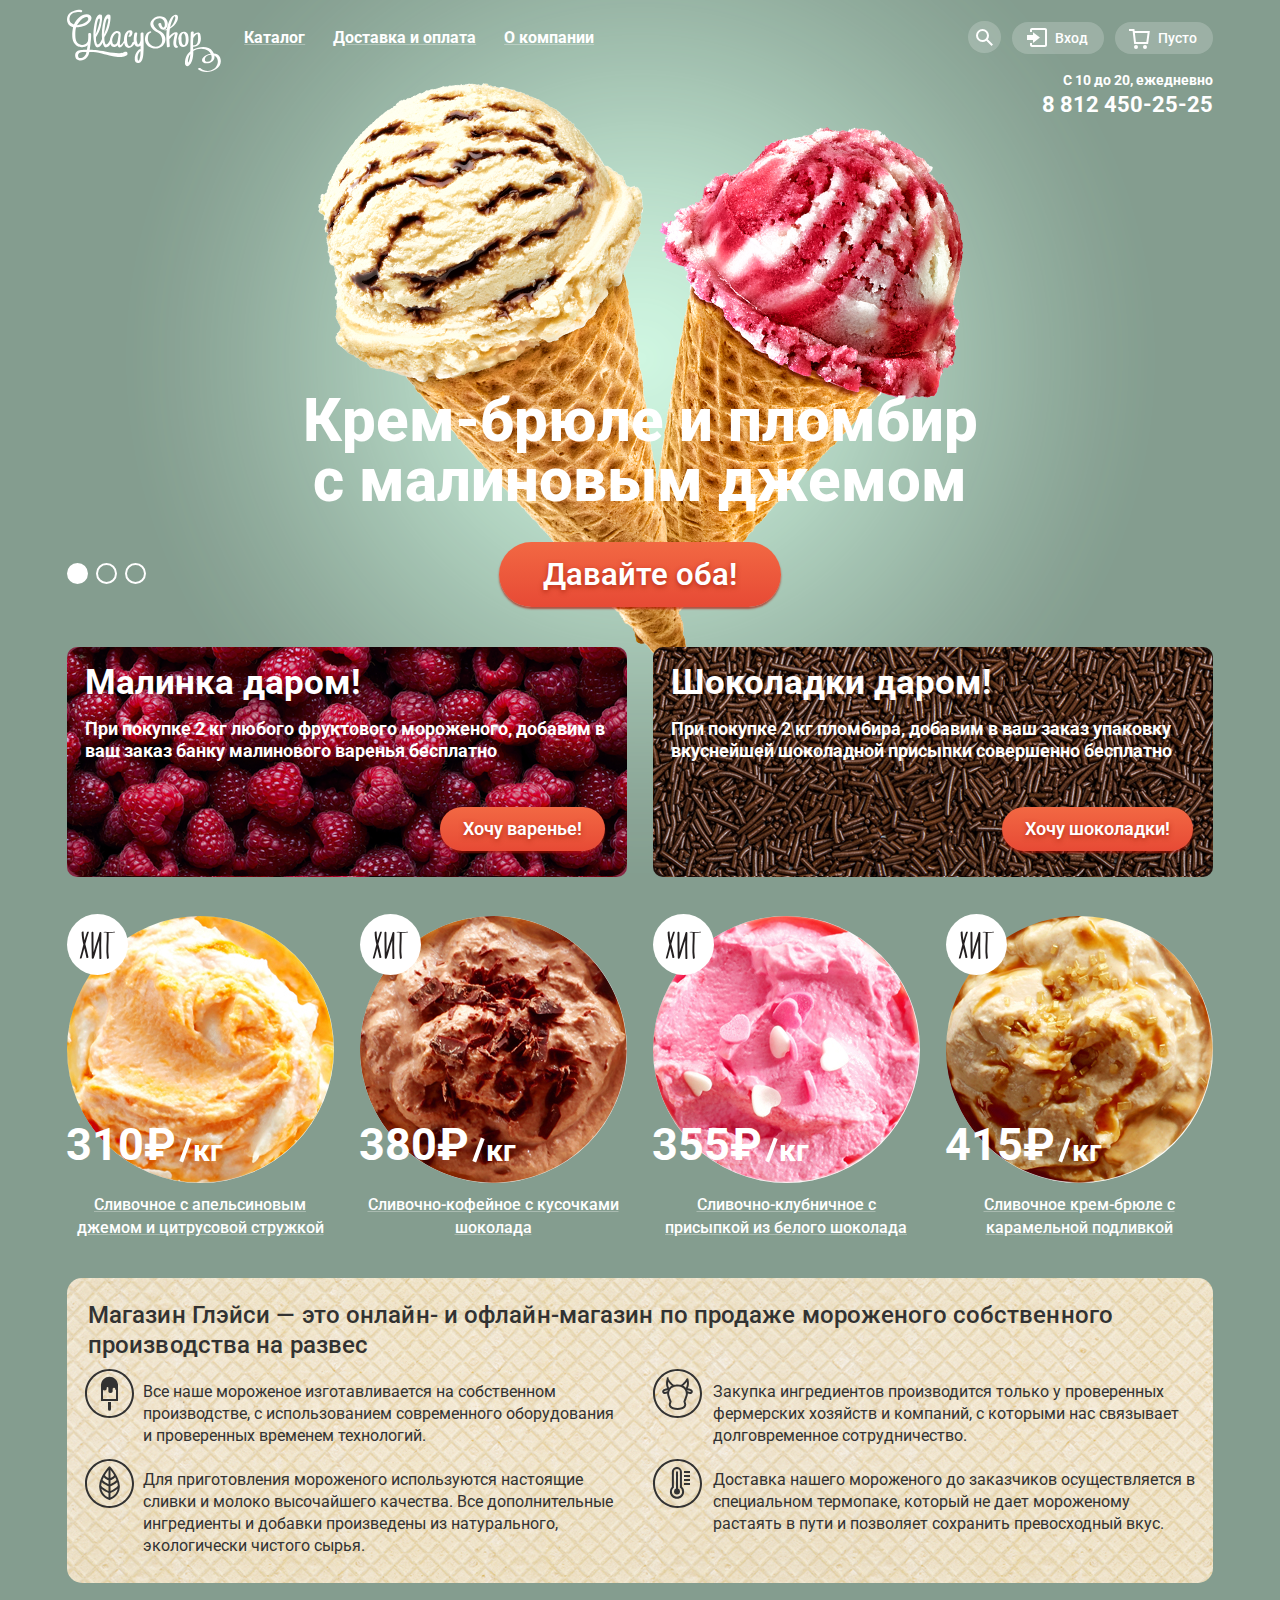
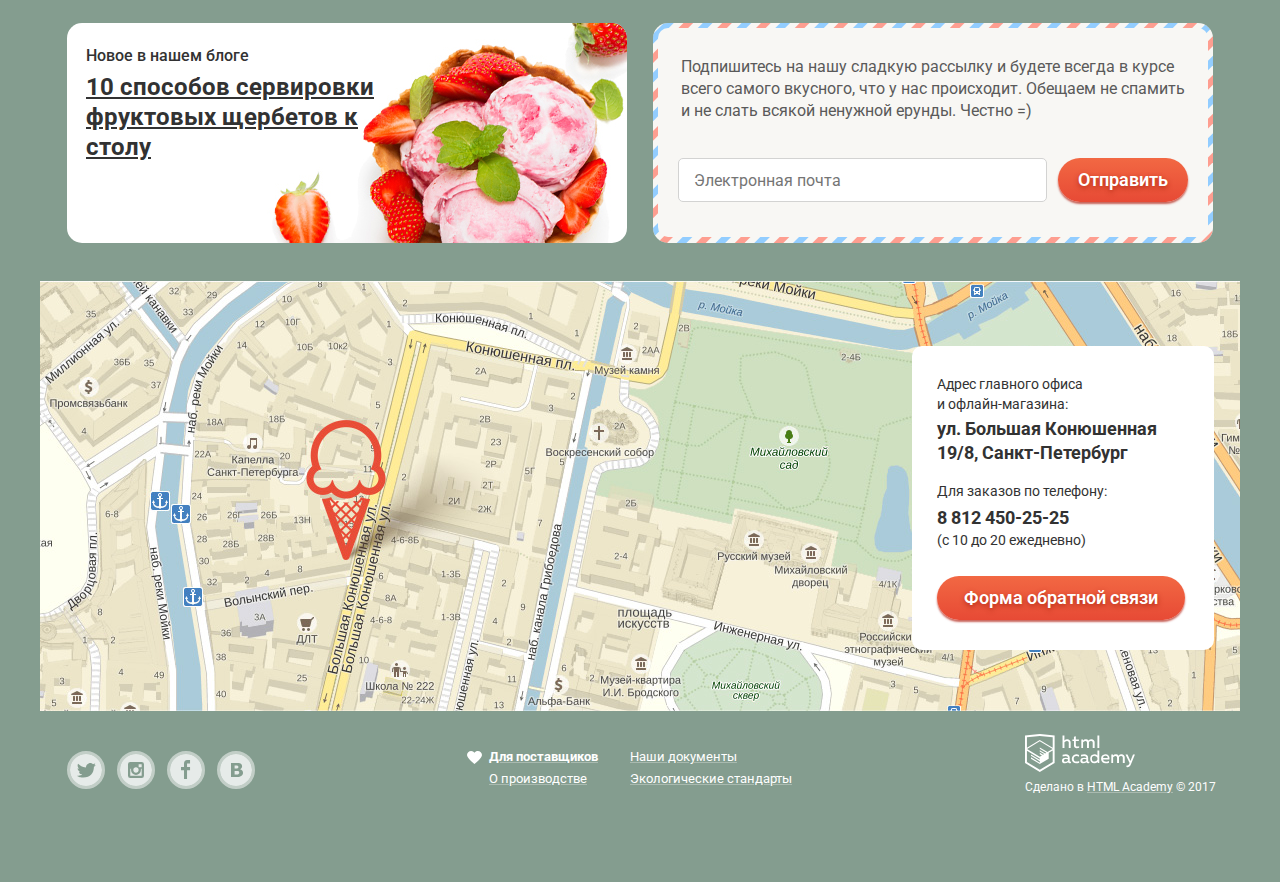
<file: index.html>
<!DOCTYPE html>
<html lang="ru">

<head>
  <meta charset="utf-8">
  <title>HTML Academy: Глейси</title>
  <link href="https://fonts.googleapis.com/css?family=Roboto:400,500,700&amp;subset=cyrillic" rel="stylesheet">
  <link href="css/normalize.css" rel="stylesheet">
  <link href="css/style-min.css" rel="stylesheet">
</head>

<body>
  <input class="visually-hidden" type="radio" id="product-1" name="toggle" checked>
  <input class="visually-hidden" type="radio" id="product-2" name="toggle">
  <input class="visually-hidden" type="radio" id="product-3" name="toggle">
  <div class="site-wrapper">
    <div class="container">
      <header class="main-header">
        <div class="header-menu">
          <a class="main-header-logo">
            <img src="img/logo.svg" width="155" height="65" alt="Логотип магазина мороженого">
          </a>
          <nav class="main-navigation">
            <ul class="navigation">
              <li>
                <a class="navigation-link" href="catalog.html">Каталог</a>
                <ul class="navigation-list">
                  <li class="navigation-item navigation-news">
                    <a href="#">Новинки</a>
                  </li>
                  <li class="navigation-item">
                    <a href="catalog.html">Сливочное</a>
                  </li>
                  <li class="navigation-item">
                    <a href="#">Щербеты</a>
                  </li>
                  <li class="navigation-item">
                    <a href="#">Фруктовый лед</a>
                  </li>
                  <li class="navigation-item">
                    <a href="#">Мелорин</a>
                  </li>
                </ul>
              </li>
              <li>
                <a class="navigation-link" href="#">Доставка и оплата</a>
              </li>
              <li>
                <a class="navigation-link" href="#">О компании</a>
              </li>
            </ul>
            <div class="user-navigation">
              <div class="search-block">
                <a class="search" href="#">
                  <svg xmlns="http://www.w3.org/2000/svg" xmlns:xlink="http://www.w3.org/1999/xlink" width="17" height="17" viewBox="0 0 17 17"><path fill="#fff" d="M16.958 15.527L11.75 10.32A6.455 6.455 0 0 0 13 6.5 6.5 6.5 0 1 0 6.5 13a6.465 6.465 0 0 0 3.839-1.263l5.205 5.204 1.414-1.414zM6.5 11C4.019 11 2 8.981 2 6.5S4.019 2 6.5 2 11 4.019 11 6.5 8.981 11 6.5 11z"/></svg>
                </a>
                <section class="modal modal-search">
                  <h2 class="visually-hidden">Поиск</h2>
                  <form class="search-form" action="https://echo.htmlacademy.ru" method="post">
                    <p>
                      <label class="visually-hidden" for="site-search">Поиск</label>
                      <input class="text-search" id="site-search" type="text" name="search" placeholder="Что ищем?">
                    </p>
                  </form>
                </section>
              </div>
              <div class="login-block">
                <a class="login-link" href="#">
                  <svg xmlns="http://www.w3.org/2000/svg" xmlns:xlink="http://www.w3.org/1999/xlink" width="21" height="19" viewBox="0 0 21 19"><g fill="#000"><path d="M6 14.875L12.917 9.5 6 4.125v2.917H-.042v4.917H6z"/><path d="M18 0H5C3.9 0 3 .9 3 2v2h2V2h13v15H5v-2H3v2c0 1.1.9 2 2 2h13c1.1 0 2-.9 2-2V2c0-1.1-.9-2-2-2z"/></g></svg>Вход
                </a>
                <section class="modal modal-login">
                  <h2 class="visually-hidden">Личный кабинет</h2>
                  <form class="login-form" action="https://echo.htmlacademy.ru" method="post">
                    <p>
                      <label class="visually-hidden" for="login-email">Электронная почта</label>
                      <input class="entrance-email" id="login-email" type="text" name="email" placeholder="Электронная почта">
                    </p>
                    <p>
                      <label class="visually-hidden" for="login-password">Пароль</label>
                      <input class="entrance-password" id="login-password" type="password" name="password" placeholder="Пароль">
                    </p>
                    <div class="registration">
                      <p class="password-info">
                        <a class="restore" href="#">Забыли пароль?</a>
                        <a class="new-registration" href="#">Новая регистрация</a>
                      </p>
                      <button class="button login-button" type="submit">Войти</button>
                    </div>
                  </form>
                </section>
              </div>
              <div class="basket-block">
                <a class="basket" href="#">
                  <svg xmlns="http://www.w3.org/2000/svg" width="21" height="20" viewBox="0 0 21 20"><g fill="#FFF"><path d="M5.657 2.031L5.422 0H0v2h3.64l1.5 13h13.988l1.699-12.969H5.657zM17.372 13H6.922L5.888 4.031h12.66L17.372 13z"/><circle cx="6.984" cy="18" r="2"/><circle cx="15.984" cy="18" r="2"/></g></svg>Пусто
                </a>
              </div>
            </div>
          </nav>
        </div>
        <p class="timetable">С 10 до 20, ежедневно</p>
        <p class="tel-header">8 812 450-25-25</p>
      </header>

      <main class="main-container">
        <h1 class="visually-hidden">Интернет-магазин мороженого</h1>
        <section class="slider">
          <h2 class="visually-hidden">Реклама мороженого</h2>
          <div class="slider-controls">
            <label for="product-1">Первый</label>
            <label for="product-2">Второй</label>
            <label for="product-3">Третий</label>
          </div>
          <ul class="slider-list">
            <li class="slider-item slide" id="slide1">
              <h3 class="slide-title">Крем-брюле и пломбир с малиновым джемом</h3>
              <a class="button slide-button" href="#">Давайте оба!</a>
            </li>
            <li class="slider-item slide" id="slide2">
              <h3 class="slide-title">Шоколадный пломбир и лимонный сорбет</h3>
              <a class="button slide-button" href="#">Давайте оба!</a>
            </li>
            <li class="slider-item slide" id="slide3">
              <h3 class="slide-title">Пломбир с помадкой и клубничный щербет</h3>
              <a class="button slide-button" href="#">Давайте оба!</a>
            </li>
          </ul>
        </section>
        <section class="stock">
          <h2 class="visually-hidden">Акции</h2>
          <ul class="stock-list">
            <li class="stock-item raspberries">
              <h3>Малинка даром!</h3>
              <p>При покупке 2 кг любого фруктового мороженого, добавим в ваш заказ банку малинового варенья бесплатно</p>
                <a class="button stock-button button-raspberries" href="#">Хочу варенье!</a>
            </li>
            <li class="stock-item chokolate">
              <h3>Шоколадки даром!</h3>
              <p>При покупке 2 кг пломбира, добавим в ваш заказ упаковку вкуснейшей шоколадной присыпки совершенно бесплатно</p>
              <a class="button stock-button button-chokolate" href="#">Хочу шоколадки!</a>
            </li>
          </ul>
        </section>
        <section class="hit">
          <h2 class="visually-hidden">Хит мороженого</h2>
          <ul class="hit-list">
            <li class="hit-item">
              <img src="img/ice-cream1.jpg" width="267" height="267" alt="Сливочное с апельсиновым джемом и цитрусовой стружкой">
              <div class="cost">
                <p class="price">310&#8381;</p>
                <p class="dimension">кг</p>
              </div>
              <a href="#">Сливочное с апельсиновым джемом и цитрусовой стружкой</a>
              <div class="hover-product">
                <a class="button button-product" href="#">Быстрый просмотр</a>
              </div>
            </li>
            <li class="hit-item">
              <img src="img/ice-cream2.jpg" width="267" height="267" alt="Сливочно-кофейное с кусочками шоколада">
              <div class="cost">
                <p class="price">380&#8381;</p>
                <p class="dimension">кг</p>
              </div>
              <a href="#">Сливочно-кофейное с кусочками шоколада</a>
              <div class="hover-product">
                <a class="button button-product" href="#">Быстрый просмотр</a>
              </div>
            </li>
            <li class="hit-item">
              <img src="img/ice-cream3.jpg" width="267" height="267" alt="Сливочно-клубничное с присыпкой из белого шоколада">
              <div class="cost">
                <p class="price">355&#8381;</p>
                <p class="dimension">кг</p>
              </div>
              <a href="#">Сливочно-клубничное с присыпкой из белого шоколада</a>
              <div class="hover-product">
                <a class="button button-product" href="#">Быстрый просмотр</a>
              </div>
            </li>
            <li class="hit-item">
              <img src="img/ice-cream4.jpg" width="267" height="267" alt="Сливочное крем-брюле с карамельной подливкой">
              <div class="cost">
                <p class="price">415&#8381;</p>
                <p class="dimension">кг</p>
              </div>
              <a href="#">Сливочное крем-брюле с карамельной подливкой</a>
              <div class="hover-product">
                <a class="button button-product" href="#">Быстрый просмотр</a>
              </div>
            </li>
          </ul>
        </section>
        <section class="info">
          <p class="info-content">Магазин Глэйси — это онлайн- и офлайн-магазин по продаже мороженого собственного производства на развес</p>
          <ul class="info-list">
            <li class="info-item">
              Все наше мороженое изготавливается на собственном производстве, с использованием современного оборудования и проверенных временем технологий.
            </li>
            <li class="info-item">
              Закупка ингредиентов производится только у проверенных фермерских хозяйств и компаний, с которыми нас связывает долговременное сотрудничество.
            </li>
            <li class="info-item">
              Для приготовления мороженого используются настоящие сливки и молоко высочайшего качества. Все дополнительные ингредиенты и добавки произведены из натурального, экологически чистого сырья.
            </li>
            <li class="info-item">
              Доставка нашего мороженого до заказчиков осуществляется в специальном термопаке, который не дает мороженому растаять в пути и позволяет сохранить превосходный вкус.
            </li>
          </ul>
        </section>
        <section class="blog">
          <h2 class="visually-hidden">Новости и рассылка</h2>
          <article class="blog-news">
            <div class="blog-text">
              <h3>Новое в нашем блоге</h3>
              <a href="#">10 способов сервировки фруктовых щербетов к столу</a>
            </div>
          </article>
          <div class="blog-dispatch">
            <div class="dispatch-text">
              <h3 class="visually-hidden">Рассылка</h3>
              <p>Подпишитесь на нашу сладкую рассылку и будете всегда в курсе всего самого вкусного, что у нас происходит. Обещаем не спамить и не слать всякой ненужной ерунды. Честно =)</p>
              <form class="dispatch-form" action="https://echo.htmlacademy.ru" method="post">
                <p>
                  <label class="visually-hidden" for="dispatch-email">Электронная почта</label>
                  <input class="dispatch" id="dispatch-email" type="text" name="email" placeholder="Электронная почта">
                </p>
                <button class="button dispatch-button" type="submit">Отправить</button>
              </form>
            </div>
          </div>
        </section>
      </div>
        <section class="contacts">
          <div class="map">
            <div class="container">
              <div class="address">
                <p class="label-adress">Адрес главного офиса и офлайн-магазина:</p>
                <p class="name-adress">ул. Большая Конюшенная 19/8, Санкт-Петербург</p>
                <p class="label-tel">Для заказов по телефону:</p>
                <p class="phone"><a class="tel">8 812 450-25-25</a></p>
                <p class="work">(с 10 до 20 ежедневно)</p>
                <a class="button feedback-button" href="#" aria-label="Форма обратной связи">Форма обратной связи</a>
                <section class="modal modal-feedback">
                  <h2 class="visually-hidden">Обратная связь</h2>
                  <p>Мы обязательно вам ответим!</p>
                  <form class="feedback-form" action="https://echo.htmlacademy.ru" method="post">
                    <p>
                      <label class="visually-hidden" for="feedback-name">Ваше имя</label>
                      <input class="name-feedback active" id="feedback-name" type="text" name="user-name" placeholder="Как вас зовут?">
                    </p>
                    <p>
                      <label class="visually-hidden" for="feedback-email">Электронная почта</label>
                      <input class="email-feedback" id="feedback-email" type="text" name="email" placeholder="Ваша почта для ответа?">
                    </p>
                    <p>
                      <label class="visually-hidden" for="feedback-text">Напишите что-нибудь...</label>
                      <textarea class="text-feedback" id="feedback-text" name="word" placeholder="Напишите что-нибудь..."></textarea>
                    </p>
                    <button class="button feedback-button-form" type="submit">Отправить</button>
                  </form>
                  <button class="modal-close" type="button">Закрыть</button>
                </section>
              </div>
            </div>
            <h2 class="visually-hidden">Как до нас добраться</h2>
            <iframe src="https://www.google.com/maps/embed?pb=!1m18!1m12!1m3!1d1998.6037999040354!2d30.322010416394033!3d59.938716271971415!2m3!1f0!2f0!3f0!3m2!1i1024!2i768!4f13.1!3m3!1m2!1s0x4696310fca5ba729%3A0xea9c53d4493c879f!2sBolshaya+Konyushennaya+ul.%2C+19%2C+Sankt-Peterburg%2C+Russia%2C+191186!5e0!3m2!1sen!2s!4v1441888483426" allowfullscreen>
            </iframe>
          </div>
        </section>
      </main>
    <div class="container">
      <footer class="main-footer">
        <div class="footer-container">
          <h2 class="visually-hidden">Как с нами связаться</h2>
          <ul class="footer-social">
            <li>
              <a class="social-button" href="#" aria-label="Читайте нас на Твиттере"><span class="visually-hidden">twitter</span>
                <svg xmlns="http://www.w3.org/2000/svg" width="32" height="32" viewBox="0 0 32 32"><path fill="rgba(255,255,255,0.8)" d="M16 0C7.164 0 0 7.164 0 16c0 8.837 7.164 16 16 16 8.837 0 16-7.163 16-16 0-8.836-7.163-16-16-16zm7.944 12.809c-.251 6.516-3.463 10.832-10.992 10.702h-.486c-.447 0-4.543-.443-5.344-1.823 2.479.19 4.247-.406 5.12-1.136-1.048-.289-2.923-.461-3.251-2.848.384.104.618.221 1.299.113-1.307-.824-2.758-1.519-2.679-3.643.311.317 1.164.518 1.46.457-.768-.233-2.149-3.244-.974-4.781 1.984 1.79 4.075 3.482 7.804 3.643.227-2.214 1.24-3.699 3.168-4.325 1.84-.479 3.255.26 3.901 1.138.737-.224 1.453-.466 2.193-.685-.004.833-.569 1.463-.935 1.709.747.165 1.423-.475 1.423-.475-.184.963-1.094 1.725-1.707 1.954z"/></svg>
              </a>
            </li>
            <li>
              <a class="social-button" href="#" aria-label="Читайте нас в Инстаграм"><span class="visually-hidden">instagram</span>
                <svg xmlns="http://www.w3.org/2000/svg" width="32" height="32" viewBox="0 0 32 32"><g fill="rgba(255,255,255,0.8)"><path d="M20.916 16a4.938 4.938 0 1 1-9.877 0c0-.394.051-.773.138-1.14h-.897v6.838h11.396V14.86h-.897c.086.367.137.746.137 1.14z"/><path d="M15.978 18.659c1.466 0 2.659-1.193 2.659-2.659s-1.193-2.659-2.659-2.659c-1.466 0-2.659 1.193-2.659 2.659s1.192 2.659 2.659 2.659zM18.637 10.302h3.039v3.039h-3.039z"/><path d="M16 0C7.164 0 0 7.164 0 16c0 8.837 7.164 16 16 16 8.837 0 16-7.163 16-16 0-8.836-7.163-16-16-16zm7.955 21.698a2.285 2.285 0 0 1-2.279 2.279H10.279A2.285 2.285 0 0 1 8 21.698V10.302a2.286 2.286 0 0 1 2.279-2.279h11.396a2.286 2.286 0 0 1 2.279 2.279v11.396z"/></g></svg>
              </a>
            </li>
            <li>
              <a class="social-button" href="#" aria-label="Читайте нас на Фейсбуке"><span class="visually-hidden">facebook</span>
                <svg xmlns="http://www.w3.org/2000/svg" width="32" height="32" viewBox="0 0 32 32"><path fill="rgba(255,255,255,0.8)" d="M16 0C7.164 0 0 7.163 0 16s7.164 16 16 16c8.837 0 16-7.164 16-16S24.837 0 16 0zm4.062 9.455h-3.021v3.444h3.021v3.445h-3.021v8.61H14.02v-8.61H11v-3.445h3.021V9.455c0-1.902 1.353-3.445 3.021-3.445h3.021v3.445z"/></svg>
              </a>
            </li>
            <li>
              <a class="social-button" href="#" aria-label="Читайте нас Вконтакте"><span class="visually-hidden">vkontakte</span>
                <svg xmlns="http://www.w3.org/2000/svg" width="32" height="32" viewBox="0 0 32 32"><g fill="rgba(255,255,255,0.8)"><path d="M16.637 14.495c.402-.019.719-.082.951-.188.326-.145.54-.33.641-.559.101-.229.15-.496.15-.797 0-.232-.058-.465-.174-.697-.116-.232-.322-.405-.617-.517-.264-.1-.592-.155-.984-.165a76.242 76.242 0 0 0-1.652-.014h-.339v2.965h.565c.571 0 1.057-.009 1.459-.028zM18.118 17.084c-.282-.081-.672-.125-1.166-.132a127.97 127.97 0 0 0-1.55-.009h-.79v3.493h.264c1.014 0 1.74-.003 2.18-.009a3.2 3.2 0 0 0 1.212-.245c.377-.157.633-.364.774-.625s.214-.562.214-.9c0-.446-.088-.788-.261-1.03-.17-.241-.464-.423-.877-.543z"/><path d="M16 0C7.164 0 0 7.164 0 16c0 8.837 7.164 16 16 16 8.837 0 16-7.163 16-16 0-8.836-7.163-16-16-16zm6.602 20.531a3.73 3.73 0 0 1-1.124 1.327c-.552.415-1.161.71-1.823.886s-1.501.264-2.519.264h-6.121V8.987h5.443c1.13 0 1.957.038 2.48.113a5.126 5.126 0 0 1 1.561.5c.533.27.929.632 1.189 1.087.26.455.392.975.392 1.558 0 .678-.179 1.278-.536 1.795-.358.518-.863.92-1.517 1.208v.075c.917.182 1.642.559 2.179 1.13.537.571.807 1.325.807 2.261 0 .678-.138 1.283-.411 1.817z"/></g></svg>
              </a>
            </li>
          </ul>
          <section class="footer-menu">
            <ul class="footer-menu-left">
              <li>
                <a class="footer-current" href="#" aria-label="Для поставщиков">Для поставщиков</a>
              </li>
              <li>
                <a href="#" aria-label="О производстве">О производстве</a>
              </li>
            </ul>
            <ul class="footer-menu-right">
              <li>
                <a href="#" aria-label="Наши документы">Наши документы</a>
              </li>
              <li>
                <a href="#" aria-label="Экологические стандарты">Экологические стандарты</a>
              </li>
            </ul>
          </section>
          <div class="copyright">
            <a class="footer-logo" href="https://htmlacademy.ru/intensive/htmlcss">
              <img src="img/logo-htmlacademy.svg" width="110" height="40" alt="Логотип HTML Academy">
            </a>
            <p>Сделано в <a href="https://htmlacademy.ru/intensive/htmlcss">HTML Academy</a> &copy; 2017</p>
          </div>
        </div>
      </footer>
    </div>
  </div>
  <script src="js/scripts-min.js"></script>
</body>
</html>
</file>
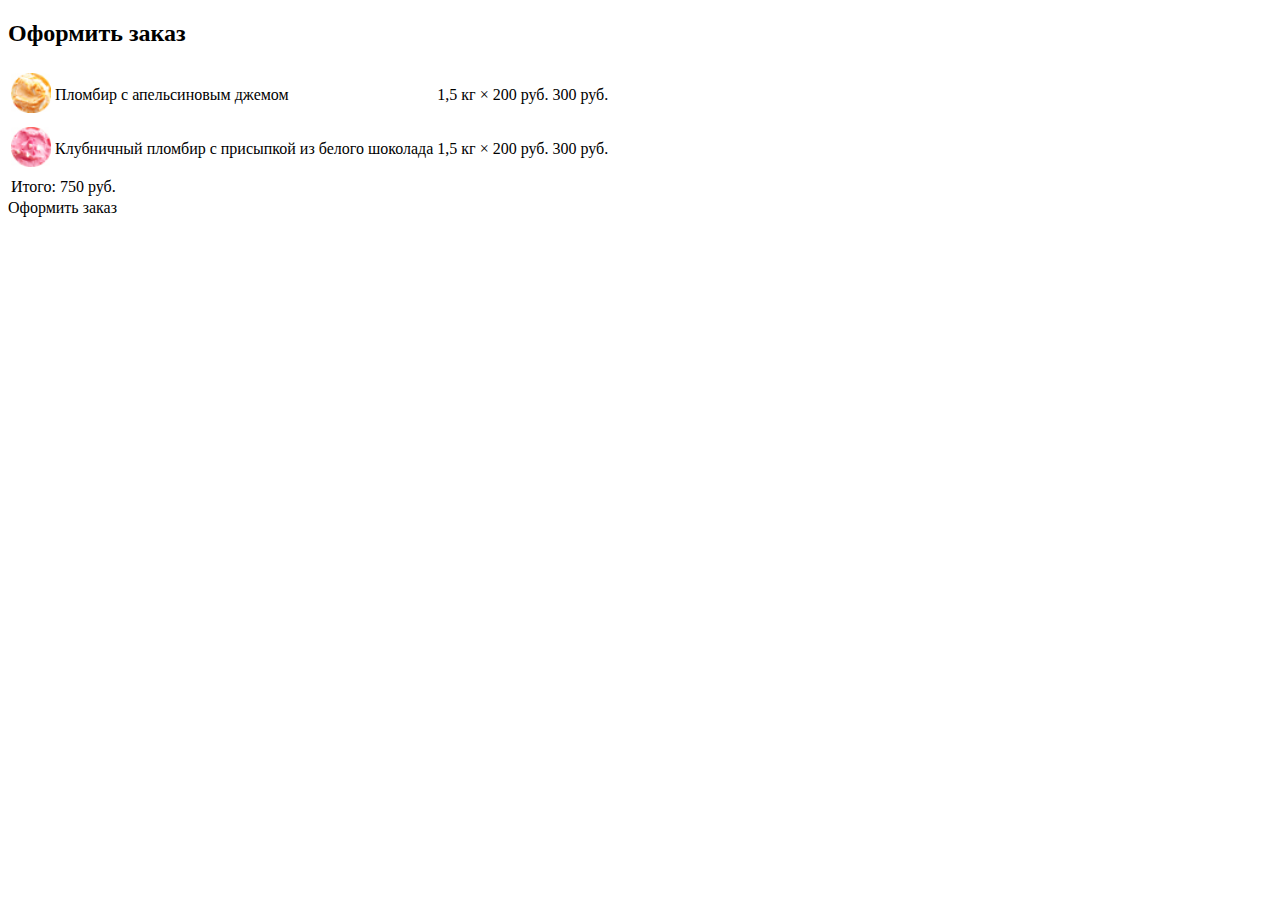
<file: basket.html>
<!DOCTYPE html>
<html lang="en" dir="ltr">
  <head>
    <meta charset="utf-8">
    <title>Оформить заказ</title>
  </head>
  <body>
    <section class="modal modal-basketful">
      <h2 class="visually-hidden">Оформить заказ</h2>
      <table class="modal-basketful-list">
        <tr>
          <td><img src="img/ice-cream-small1.jpg" width="40" height="40" alt="Пломбир с апельсиновым джемом"></td>
          <td><p>Пломбир с апельсиновым джемом</p></td>
          <td><p>1,5 кг &times;</p></td>
          <td><p class="modal-basketful-piece">200 руб.</p></td>
          <td><p>300 руб.</p></td>
        </tr>
        <tr>
          <td><img src="img/ice-cream-small2.jpg" width="40" height="40" alt="Клубничный пломбир с присыпкой из белого шоколада"></td>
          <td><p>Клубничный пломбир с присыпкой из белого шоколада</p></td>
          <td><p>1,5 кг &times;</p></td>
          <td><p class="modal-basketful-piece">200 руб.</p></td>
          <td><p>300 руб.</p></td>
        </tr>
        <tr>
          <td colspan="5">Итого: 750 руб.</td>
        </tr>
      </table>
      <a class="button button-basket">Оформить заказ</span>
    </section>

  </body>
</html>
</file>
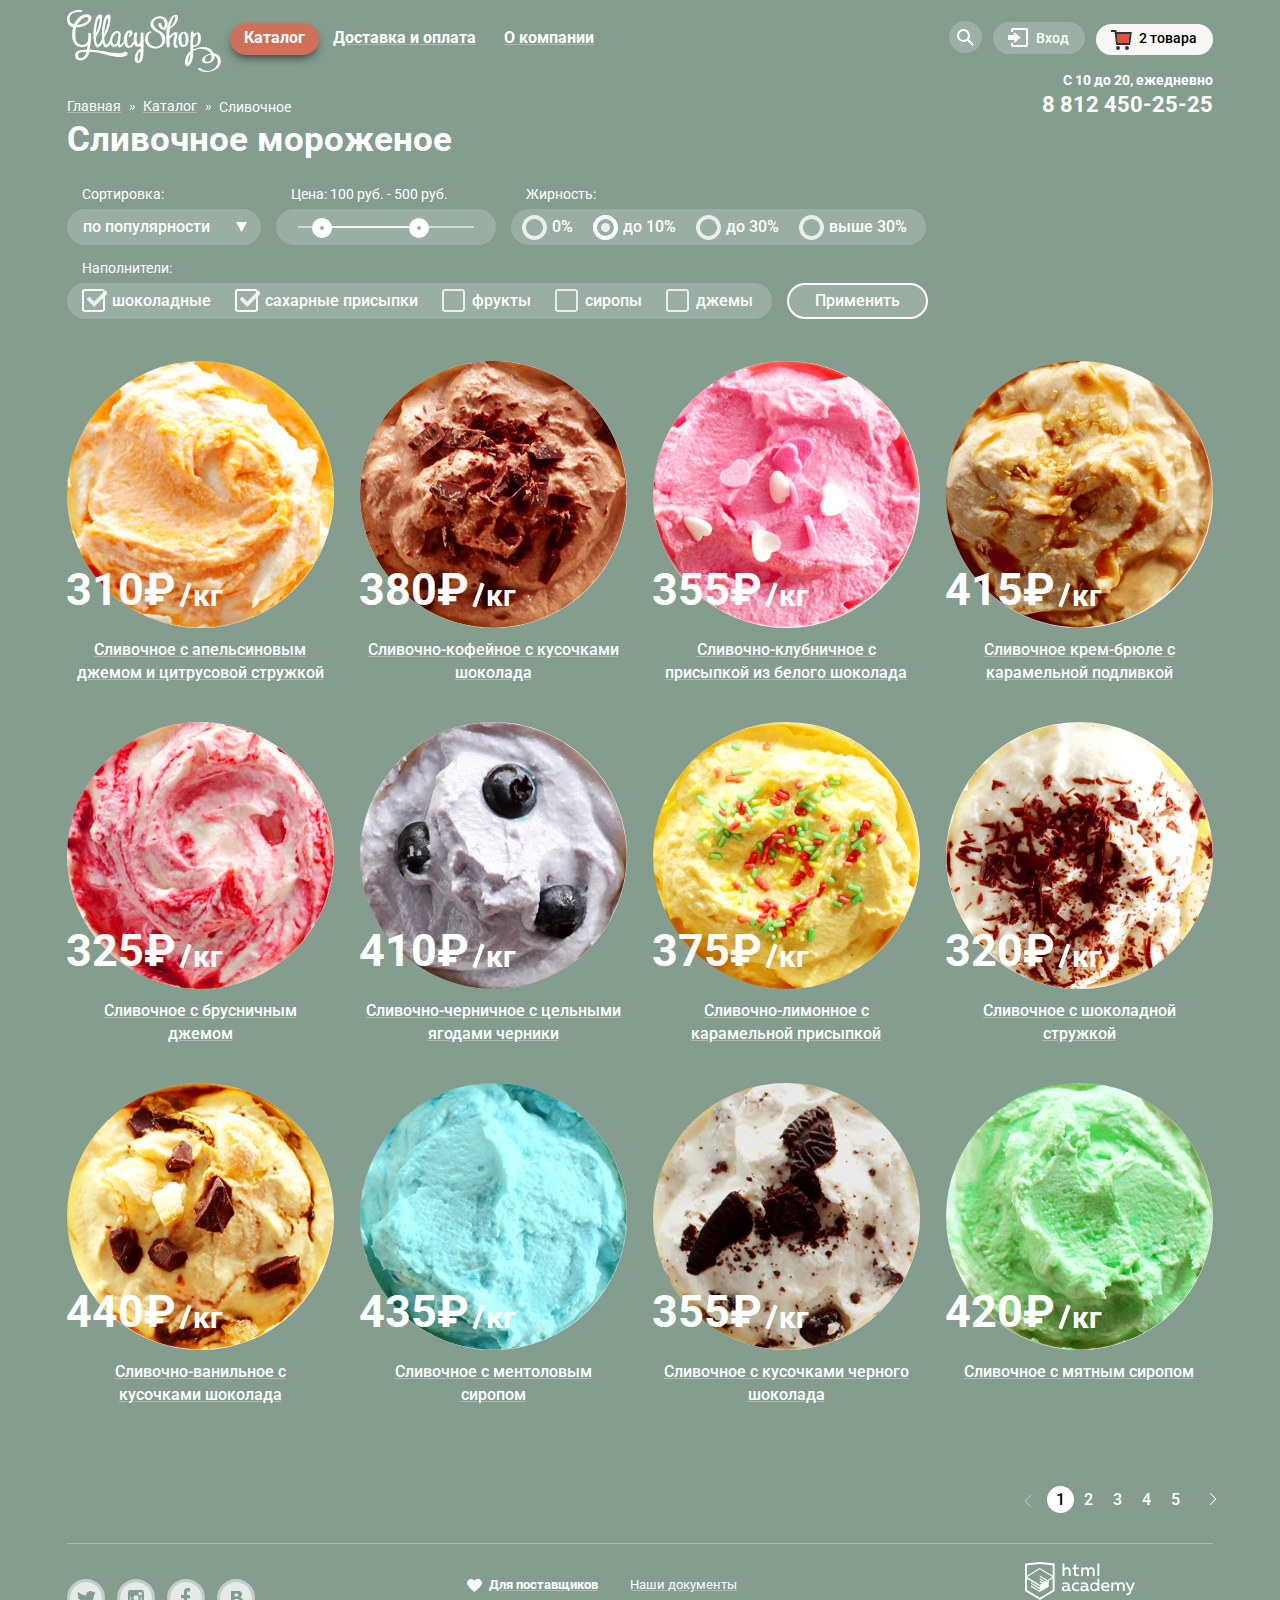
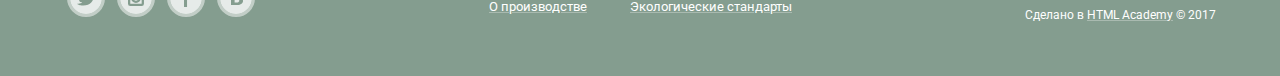
<file: catalog.html>
<!DOCTYPE html>
<html lang="ru">

<head>
  <meta charset="utf-8">
  <title>HTML Academy: Глейси</title>
  <link href="https://fonts.googleapis.com/css?family=Roboto:400,500,700&amp;subset=cyrillic" rel="stylesheet">
  <link href="css/normalize.css" rel="stylesheet">
  <link href="css/style-min.css" rel="stylesheet">
</head>

<body class="inner-page">
  <div class="catalog-page">
    <header class="main-header">
      <div class="header-menu">
        <a class="main-header-logo" href="index.html">
          <img src="img/logo.svg" width="155" height="65" alt="Логотип магазина мороженого">
        </a>
        <nav class="main-navigation">
          <ul class="navigation">
            <li>
              <a class="navigation-link navigation-current" href="catalog.html">Каталог</a>
              <ul class="navigation-list">
                <li class="navigation-item navigation-news">
                  <a href="#">Новинки</a>
                </li>
                <li class="navigation-item current-item">
                  <a href="catalog.html">Сливочное</a>
                </li>
                <li class="navigation-item">
                  <a href="#">Щербеты</a>
                </li>
                <li class="navigation-item">
                  <a href="#">Фруктовый лед</a>
                </li>
                <li class="navigation-item">
                  <a href="#">Мелорин</a>
                </li>
              </ul>
            </li>
            <li>
              <a class="navigation-link" href="#">Доставка и оплата</a>
            </li>
            <li>
              <a class="navigation-link" href="#">О компании</a>
            </li>
          </ul>
          <div class="user-navigation">
            <div class="search-block">
              <a class="search" href="#">
                <svg xmlns="http://www.w3.org/2000/svg" xmlns:xlink="http://www.w3.org/1999/xlink" width="17" height="17" viewBox="0 0 17 17"><path fill="#fff" d="M16.958 15.527L11.75 10.32A6.455 6.455 0 0 0 13 6.5 6.5 6.5 0 1 0 6.5 13a6.465 6.465 0 0 0 3.839-1.263l5.205 5.204 1.414-1.414zM6.5 11C4.019 11 2 8.981 2 6.5S4.019 2 6.5 2 11 4.019 11 6.5 8.981 11 6.5 11z"/></svg>
              </a>
              <section class="modal modal-search">
                <h2 class="visually-hidden">Поиск</h2>
                <form class="search-form" action="https://echo.htmlacademy.ru" method="post">
                  <p>
                    <label class="visually-hidden" for="site-search">Поиск</label>
                    <input class="text-search" id="site-search" type="text" name="search" placeholder="Что ищем?">
                  </p>
                </form>
              </section>
            </div>
            <div class="login-block">
              <a class="login-link" href="#">
                <svg xmlns="http://www.w3.org/2000/svg" xmlns:xlink="http://www.w3.org/1999/xlink" width="21" height="19" viewBox="0 0 21 19"><g fill="#000"><path d="M6 14.875L12.917 9.5 6 4.125v2.917H-.042v4.917H6z"/><path d="M18 0H5C3.9 0 3 .9 3 2v2h2V2h13v15H5v-2H3v2c0 1.1.9 2 2 2h13c1.1 0 2-.9 2-2V2c0-1.1-.9-2-2-2z"/></g></svg>Вход
              </a>
              <section class="modal modal-login">
                <h2 class="visually-hidden">Личный кабинет</h2>
                <form class="login-form" action="https://echo.htmlacademy.ru" method="post">
                  <p>
                    <label class="visually-hidden" for="login-email">Электронная почта</label>
                    <input class="entrance-email" id="login-email" type="text" name="email" placeholder="Электронная почта">
                  </p>
                  <p>
                    <label class="visually-hidden" for="login-password">Пароль</label>
                    <input class="entrance-password" id="login-password" type="password" name="password" placeholder="Пароль">
                  </p>
                  <div class="registration">
                    <p class="password-info">
                      <a class="restore" href="#">Забыли пароль?</a>
                      <a class="new-registration" href="#">Новая регистрация</a>
                    </p>
                    <button class="button login-button" type="submit">Войти</button>
                  </div>
                </form>
              </section>
            </div>
            <div class="basket-block">
              <a class="basket-product" href="#">2 товара</a>
              <section class="modal modal-basketful">
                <h2 class="visually-hidden">Оформить заказ</h2>
                <table class="basketful-list">
                  <tr>
                    <td class="cross">
                      <img src="img/cross-big.svg" width="11" height="11" alt="удалить из корзины">
                    </td>
                    <td class="icon-icecream">
                      <img src="img/ice-cream-small1.jpg" width="40" height="40" alt="Пломбир с апельсиновым джемом">
                    </td>
                    <td class="name-icecream">
                      <p>Пломбир с апельсиновым джемом</p>
                    </td>
                    <td class="weight-icecream">
                      <p>1,5 кг &times;</p>
                    </td>
                    <td class="price-icecream">
                      <p class="basketful-piece">200 руб.</p>
                    </td>
                    <td class="total-icecream">
                      <p>300 руб.</p>
                    </td>
                  </tr>
                  <tr>
                    <td class="cross">
                      <img src="img/cross-big.svg" width="11" height="11" alt="удалить из корзины">
                    </td>
                    <td class="icon-icecream">
                      <img src="img/ice-cream-small2.jpg" width="40" height="40" alt="Клубничный пломбир с присыпкой из белого шоколада">
                    </td>
                    <td class="name-icecream">
                      <p>Клубничный пломбир с присыпкой из белого шоколада</p>
                    </td>
                    <td class="weight-icecream">
                      <p>1,5 кг &times;</p>
                    </td>
                    <td class="price-icecream">
                      <p class="basketful-piece">300 руб.</p>
                    </td>
                    <td class="total-icecream">
                      <p>450 руб.</p>
                    </td>
                  </tr>
                  <tr>
                    <td class="total" colspan="6">
                      Итого: 750 руб.
                    </td>
                  </tr>
                </table>
                <a class="button button-basket">Оформить заказ</a>
              </section>
            </div>
          </div>
        </nav>
      </div>
      <p class="timetable">С 10 до 20, ежедневно</p>
      <p class="tel-header">8 812 450-25-25</p>
    </header>

    <main class="main-container">
      <div class="page-navigation">
        <h1 class="page-title">Сливочное мороженое</h1>
        <ul class="breadcrumbs">
          <li>
            <a href="index.html">Главная</a>
          </li>
          <li>
            <a href="catalog.html">Каталог</a>
          </li>
          <li class="breadcrumbs-current">
            Сливочное
          </li>
        </ul>
      </div>
      <section class="filters">
        <h2 class="visually-hidden">Фильтр мороженого</h2>
        <form class="filter" method="get" action="https://echo.htmlacademy.ru">
          <fieldset>
            <legend>Сортировка:</legend>
            <div class="custom-select">
              <svg xmlns="http://www.w3.org/2000/svg" width="11" height="10" viewBox="0 0 11 10"><path fill="#231F20" d="M5.5 10L0 0h11"/></svg>
                <select>
                  <option class="sorting-item sorting-active" value="по популярности">
                    по популярности
                  </option>
                  <option class="sorting-item" value="сначала недорогие">
                    сначала недорогие
                  </option>
                  <option class="sorting-item" value="сначала дорогие">
                    сначала дорогие
                  </option>
                  <option class="sorting-item" value="по жирности">
                    по жирности
                  </option>
                </select>
            </div>
          </fieldset>
          <fieldset>
            <legend>Цена: 100 руб. - 500 руб.</legend>
            <div class="range-filter">
              <div class="range-controls">
                <div class="scale">
                  <div class="bar" style="margin-left: 15%; width: 50%"></div>
                </div>
                <div class="toggle toggle-min"></div>
                <div class="toggle toggle-max"></div>
              </div>
            </div>
            <div class="price-controle visually-hidden">
              <label class="min-price">от <input name="min-price" type="text" value="0"></label>
              <label class="max-price">до <input name="max-price" type="text" value="15000"></label>
            </div>
          </fieldset>
          <fieldset>
            <legend>Жирность:</legend>
            <ul class="fat-list">
              <li class="fat-item">
                <input class="visually-hidden fat-input fat-input-radio" type="radio" name="fat-group" value="zero" id="filter-zero">
                <label for="filter-zero">0%</label>
              </li>
              <li class="fat-item fat-active">
                <input class="visually-hidden fat-input fat-input-radio" type="radio" name="fat-group" value="ten" id="filter-ten" checked>
                <label for="filter-ten">до 10%</label>
              </li>
              <li class="fat-item">
                <input class="visually-hidden fat-input fat-input-radio" type="radio" name="fat-group" value="thirty" id="filter-thirty">
                <label for="filter-thirty">до 30%</label>
              </li>
              <li class="fat-item">
                <input class="visually-hidden fat-input fat-input-radio" type="radio" name="fat-group" value="above" id="filter-above">
                <label for="filter-above">выше 30%</label>
              </li>
            </ul>
          </fieldset>
          <fieldset>
            <legend>Наполнители:</legend>
            <ul class="extender-list">
              <li class="extender-item extender-active">
                <input class="visually-hidden extender-input extender-input-checkbox" type="checkbox" name="chocolate" id="filter-chocolate" checked>
                <label for="filter-chocolate">шоколадные</label>
              </li>
              <li class="extender-item extender-active">
                <input class="visually-hidden extender-input extender-input-checkbox" type="checkbox" name="sugar" id="filter-sugar" checked>
                <label for="filter-sugar">сахарные присыпки</label>
              </li>
              <li class="extender-item">
                <input class="visually-hidden extender-input extender-input-checkbox" type="checkbox" name="fruit" id="filter-fruit">
                <label for="filter-fruit">фрукты</label>
              </li>
              <li class="extender-item">
                <input class="visually-hidden extender-input extender-input-checkbox" type="checkbox" name="syrup" id="filter-syrup">
                <label for="filter-syrup">сиропы</label>
              </li>
              <li class="extender-item">
                <input class="visually-hidden extender-input extender-input-checkbox" type="checkbox" name="jam" id="filter-jam">
                <label for="filter-jam">джемы</label>
              </li>
            </ul>
          </fieldset>
          <button type="submit" class="filter-button">Применить</button>
        </form>
      </section>
      <section class="catalog">
        <h2 class="visually-hidden">Каталог мороженого</h2>
        <ul class="catalog-list">
          <li class="catalog-item">
            <img src="img/ice-cream1.jpg" width="267" height="267" alt="Сливочное с апельсиновым джемом и цитрусовой стружкой">
            <div class="cost">
              <p class="price">310&#8381;</p>
              <p class="dimension">кг</p>
            </div>
            <a href="#">Сливочное с апельсиновым джемом и цитрусовой стружкой</a>
            <div class="hover-product">
              <a class="button button-product" href="#">Быстрый просмотр</a>
            </div>
          </li>
          <li class="catalog-item">
            <img src="img/ice-cream2.jpg" width="267" height="267" alt="Сливочно-кофейное с кусочками шоколада">
            <div class="cost">
              <p class="price">380&#8381;</p>
              <p class="dimension">кг</p>
            </div>
            <a href="#">Сливочно-кофейное с кусочками шоколада</a>
            <div class="hover-product">
              <a class="button button-product" href="#">Быстрый просмотр</a>
            </div>
          </li>
          <li class="catalog-item">
            <img src="img/ice-cream3.jpg" width="267" height="267" alt="Сливочно-клубничное с присыпкой из белого шоколада">
            <div class="cost">
              <p class="price">355&#8381;</p>
              <p class="dimension">кг</p>
            </div>
            <a href="#">Сливочно-клубничное с присыпкой из белого шоколада</a>
            <div class="hover-product">
              <a class="button button-product" href="#">Быстрый просмотр</a>
            </div>
          </li>
          <li class="catalog-item">
            <img src="img/ice-cream4.jpg" width="267" height="267" alt="Сливочное крем-брюле с карамельной подливкой">
            <div class="cost">
              <p class="price">415&#8381;</p>
              <p class="dimension">кг</p>
            </div>
            <a href="#">Сливочное крем-брюле с карамельной подливкой</a>
            <div class="hover-product">
              <a class="button button-product" href="#">Быстрый просмотр</a>
            </div>
          </li>
          <li class="catalog-item">
            <img src="img/ice-cream5.jpg" width="267" height="267" alt="Сливочное с брусничным джемом">
            <div class="cost">
              <p class="price">325&#8381;</p>
              <p class="dimension">кг</p>
            </div>
            <a href="#">Сливочное с брусничным джемом</a>
            <div class="hover-product">
              <a class="button button-product" href="#">Быстрый просмотр</a>
            </div>
          </li>
          <li class="catalog-item">
            <img src="img/ice-cream6.jpg" width="267" height="267" alt="Сливочно-черничное с цельными ягодами черники">
            <div class="cost">
              <p class="price">410&#8381;</p>
              <p class="dimension">кг</p>
            </div>
            <a href="#">Сливочно-черничное с цельными ягодами черники</a>
            <div class="hover-product">
              <a class="button button-product" href="#">Быстрый просмотр</a>
            </div>
          </li>
          <li class="catalog-item">
            <img src="img/ice-cream7.jpg" width="267" height="267" alt="Сливочно-лимонное с карамельной присыпкой">
            <div class="cost">
              <p class="price">375&#8381;</p>
              <p class="dimension">кг</p>
            </div>
            <a href="#">Сливочно-лимонное с карамельной присыпкой</a>
            <div class="hover-product">
              <a class="button button-product" href="#">Быстрый просмотр</a>
            </div>
          </li>
          <li class="catalog-item">
            <img src="img/ice-cream8.jpg" width="267" height="267" alt="Сливочное с шоколадной стружкой">
            <div class="cost">
              <p class="price">320&#8381;</p>
              <p class="dimension">кг</p>
            </div>
            <a href="#">Сливочное с шоколадной стружкой</a>
            <div class="hover-product">
              <a class="button button-product" href="#">Быстрый просмотр</a>
            </div>
          </li>
          <li class="catalog-item">
            <img src="img/ice-cream9.jpg" width="267" height="267" alt="Сливочно-ванильное с кусочками шоколада">
            <div class="cost">
              <p class="price">440&#8381;</p>
              <p class="dimension">кг</p>
            </div>
            <a href="#">Сливочно-ванильное с кусочками шоколада</a>
            <div class="hover-product">
              <a class="button button-product" href="#">Быстрый просмотр</a>
            </div>
          </li>
          <li class="catalog-item">
            <img src="img/ice-cream10.jpg" width="267" height="267" alt="Сливочное с ментоловым сиропом">
            <div class="cost">
              <p class="price">435&#8381;</p>
              <p class="dimension">кг</p>
            </div>
            <a href="#">Сливочное с ментоловым сиропом</a>
            <div class="hover-product">
              <a class="button button-product" href="#">Быстрый просмотр</a>
            </div>
          </li>
          <li class="catalog-item">
            <img src="img/ice-cream11.jpg" width="267" height="267" alt="Сливочное с кусочками черного шоколада">
            <div class="cost">
              <p class="price">355&#8381;</p>
              <p class="dimension">кг</p>
            </div>
            <a href="#">Сливочное с кусочками черного шоколада</a>
            <div class="hover-product">
              <a class="button button-product" href="#">Быстрый просмотр</a>
            </div>
          </li>
          <li class="catalog-item">
            <img src="img/ice-cream12.jpg" width="267" height="267" alt="Сливочное с мятным сиропом">
            <div class="cost">
              <p class="price">420&#8381;</p>
              <p class="dimension">кг</p>
            </div>
            <a href="#">Сливочное с мятным сиропом</a>
            <div class="hover-product">
              <a class="button button-product" href="#">Быстрый просмотр</a>
            </div>
          </li>
        </ul>
        <ul class="pagination-list">
          <li class="pagination-item pagination-current">
            <a>1</a>
          </li>
          <li class="pagination-item">
            <a href="#">2</a>
          </li>
          <li class="pagination-item">
            <a href="#">3</a>
          </li>
          <li class="pagination-item">
            <a href="#">4</a>
          </li>
          <li class="pagination-item">
            <a href="#">5</a>
          </li>
          <li>
            <svg xmlns="http://www.w3.org/2000/svg" width="8" height="12" viewBox="0 0 8 12"><path fill="#C1C6CE" d="M7.237 5.642L1.73.132c-.2-.197-.52-.197-.717 0s-.198.52 0 .717L6.163 6l-5.15 5.15c-.2.198-.2.52 0 .717.098.1.228.148.357.148.13 0 .26-.05.358-.148l5.51-5.51c.198-.197.198-.517 0-.715z"/></svg>
          </li>
        </ul>
      </section>
    </main>

    <footer class="main-footer">
      <div class="line-footer"></div>
      <div class="footer-container">
        <h2 class="visually-hidden">Как с нами связаться</h2>
        <ul class="footer-social">
          <li>
            <a class="social-button" href="#" aria-label="Читайте нас на Твиттере"><span  class="visually-hidden">twitter</span>
              <svg xmlns="http://www.w3.org/2000/svg" width="32" height="32" viewBox="0 0 32 32"><path fill="rgba(255,255,255,0.8)" d="M16 0C7.164 0 0 7.164 0 16c0 8.837 7.164 16 16 16 8.837 0 16-7.163 16-16 0-8.836-7.163-16-16-16zm7.944 12.809c-.251 6.516-3.463 10.832-10.992 10.702h-.486c-.447 0-4.543-.443-5.344-1.823 2.479.19 4.247-.406 5.12-1.136-1.048-.289-2.923-.461-3.251-2.848.384.104.618.221 1.299.113-1.307-.824-2.758-1.519-2.679-3.643.311.317 1.164.518 1.46.457-.768-.233-2.149-3.244-.974-4.781 1.984 1.79 4.075 3.482 7.804 3.643.227-2.214 1.24-3.699 3.168-4.325 1.84-.479 3.255.26 3.901 1.138.737-.224 1.453-.466 2.193-.685-.004.833-.569 1.463-.935 1.709.747.165 1.423-.475 1.423-.475-.184.963-1.094 1.725-1.707 1.954z"/></svg>
            </a>
          </li>
          <li>
            <a class="social-button" href="#" aria-label="Читайте нас в Инстаграм"><span class="visually-hidden">instagram</span>
              <svg xmlns="http://www.w3.org/2000/svg" width="32" height="32" viewBox="0 0 32 32"><g fill="rgba(255,255,255,0.8)"><path d="M20.916 16a4.938 4.938 0 1 1-9.877 0c0-.394.051-.773.138-1.14h-.897v6.838h11.396V14.86h-.897c.086.367.137.746.137 1.14z"/><path d="M15.978 18.659c1.466 0 2.659-1.193 2.659-2.659s-1.193-2.659-2.659-2.659c-1.466 0-2.659 1.193-2.659 2.659s1.192 2.659 2.659 2.659zM18.637 10.302h3.039v3.039h-3.039z"/><path d="M16 0C7.164 0 0 7.164 0 16c0 8.837 7.164 16 16 16 8.837 0 16-7.163 16-16 0-8.836-7.163-16-16-16zm7.955 21.698a2.285 2.285 0 0 1-2.279 2.279H10.279A2.285 2.285 0 0 1 8 21.698V10.302a2.286 2.286 0 0 1 2.279-2.279h11.396a2.286 2.286 0 0 1 2.279 2.279v11.396z"/></g></svg>
            </a>
          </li>
          <li>
            <a class="social-button" href="#" aria-label="Читайте нас на Фейсбуке"><span class="visually-hidden">facebook</span>
              <svg xmlns="http://www.w3.org/2000/svg" width="32" height="32" viewBox="0 0 32 32"><path fill="rgba(255,255,255,0.8)" d="M16 0C7.164 0 0 7.163 0 16s7.164 16 16 16c8.837 0 16-7.164 16-16S24.837 0 16 0zm4.062 9.455h-3.021v3.444h3.021v3.445h-3.021v8.61H14.02v-8.61H11v-3.445h3.021V9.455c0-1.902 1.353-3.445 3.021-3.445h3.021v3.445z"/></svg>
            </a>
          </li>
          <li>
            <a class="social-button" href="#" aria-label="Читайте нас Вконтакте"><span class="visually-hidden">vkontakte</span>
              <svg xmlns="http://www.w3.org/2000/svg" width="32" height="32" viewBox="0 0 32 32"><g fill="rgba(255,255,255,0.8)"><path d="M16.637 14.495c.402-.019.719-.082.951-.188.326-.145.54-.33.641-.559.101-.229.15-.496.15-.797 0-.232-.058-.465-.174-.697-.116-.232-.322-.405-.617-.517-.264-.1-.592-.155-.984-.165a76.242 76.242 0 0 0-1.652-.014h-.339v2.965h.565c.571 0 1.057-.009 1.459-.028zM18.118 17.084c-.282-.081-.672-.125-1.166-.132a127.97 127.97 0 0 0-1.55-.009h-.79v3.493h.264c1.014 0 1.74-.003 2.18-.009a3.2 3.2 0 0 0 1.212-.245c.377-.157.633-.364.774-.625s.214-.562.214-.9c0-.446-.088-.788-.261-1.03-.17-.241-.464-.423-.877-.543z"/><path d="M16 0C7.164 0 0 7.164 0 16c0 8.837 7.164 16 16 16 8.837 0 16-7.163 16-16 0-8.836-7.163-16-16-16zm6.602 20.531a3.73 3.73 0 0 1-1.124 1.327c-.552.415-1.161.71-1.823.886s-1.501.264-2.519.264h-6.121V8.987h5.443c1.13 0 1.957.038 2.48.113a5.126 5.126 0 0 1 1.561.5c.533.27.929.632 1.189 1.087.26.455.392.975.392 1.558 0 .678-.179 1.278-.536 1.795-.358.518-.863.92-1.517 1.208v.075c.917.182 1.642.559 2.179 1.13.537.571.807 1.325.807 2.261 0 .678-.138 1.283-.411 1.817z"/></g></svg>
            </a>
          </li>
        </ul>
        <section class="footer-menu">
          <ul class="footer-menu-left">
            <li>
              <a class="footer-current" href="#" aria-label="Для поставщиков">Для поставщиков</a>
            </li>
            <li>
              <a href="#" aria-label="О производстве">О производстве</a>
            </li>
          </ul>
          <ul class="footer-menu-right">
            <li>
              <a href="#" aria-label="Наши документы">Наши документы</a>
            </li>
            <li>
              <a href="#" aria-label="Экологические стандарты">Экологические стандарты</a>
            </li>
          </ul>
        </section>
        <div class="copyright">
          <a class="footer-logo" href="https://htmlacademy.ru/intensive/htmlcss">
            <img src="img/logo-htmlacademy.svg" width="110" height="40" alt="Логотип HTML Academy">
          </a>
          <p>Сделано в <a href="https://htmlacademy.ru/intensive/htmlcss">HTML Academy</a> &copy; 2017</p>
        </div>
      </div>
    </footer>
  </div>
</body>
</html>
</file>
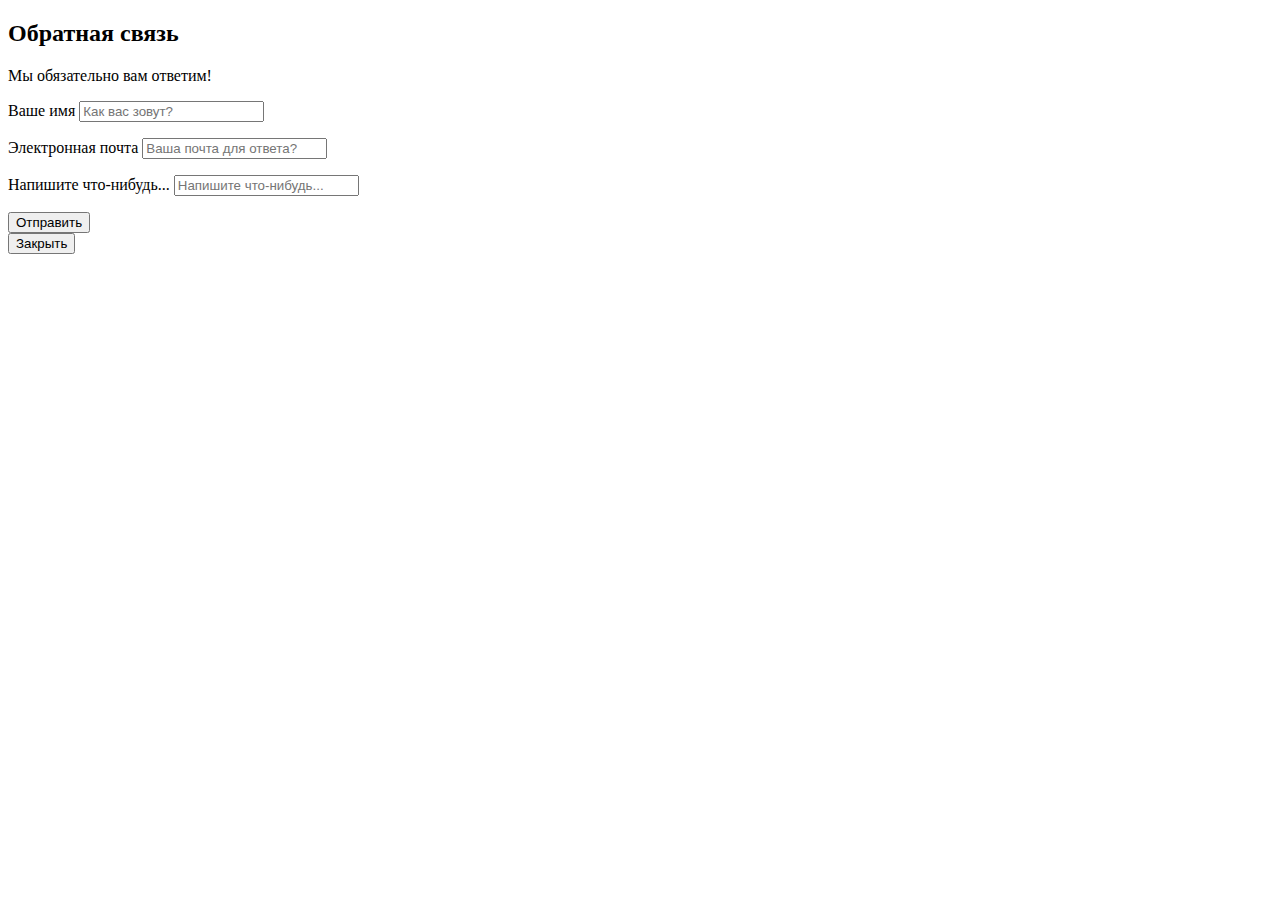
<file: feedback.html>
<!DOCTYPE html>
<html lang="en" dir="ltr">
  <head>
    <meta charset="utf-8">
    <title>Форма обратной связи</title>
  </head>
  <body>
    <section class="modal modal-feedback">
      <h2 class="visually-hidden">Обратная связь</h2>
      <p>Мы обязательно вам ответим!</p>
      <form class="feedback-form" action="https://echo.htmlacademy.ru" method="post">
        <p>
          <label class="visually-hidden" for="user-name">Ваше имя</label>
          <input class="feedback-icon-name" id="user-name" type="text" name="name" placeholder="Как вас зовут?">
        </p>
        <p>
          <label class="visually-hidden" for="user-feedback-email">Электронная почта</label>
          <input class="feedback-icon-email" id="user-feedback-email" type="text" name="feedback-email" placeholder="Ваша почта для ответа?">
        </p>
        <p>
          <label class="visually-hidden" for="user-feedback">Напишите что-нибудь...</label>
          <input class="feedback-icon-text" id="user-feedback" type="textarea" name="feedback-text" placeholder="Напишите что-нибудь...">
        </p>
        <button class="button" type="submit">Отправить</button>
      </form>
      <button class="modal-close" type="button">Закрыть</button>
    </section>

  </body>
</html>
</file>
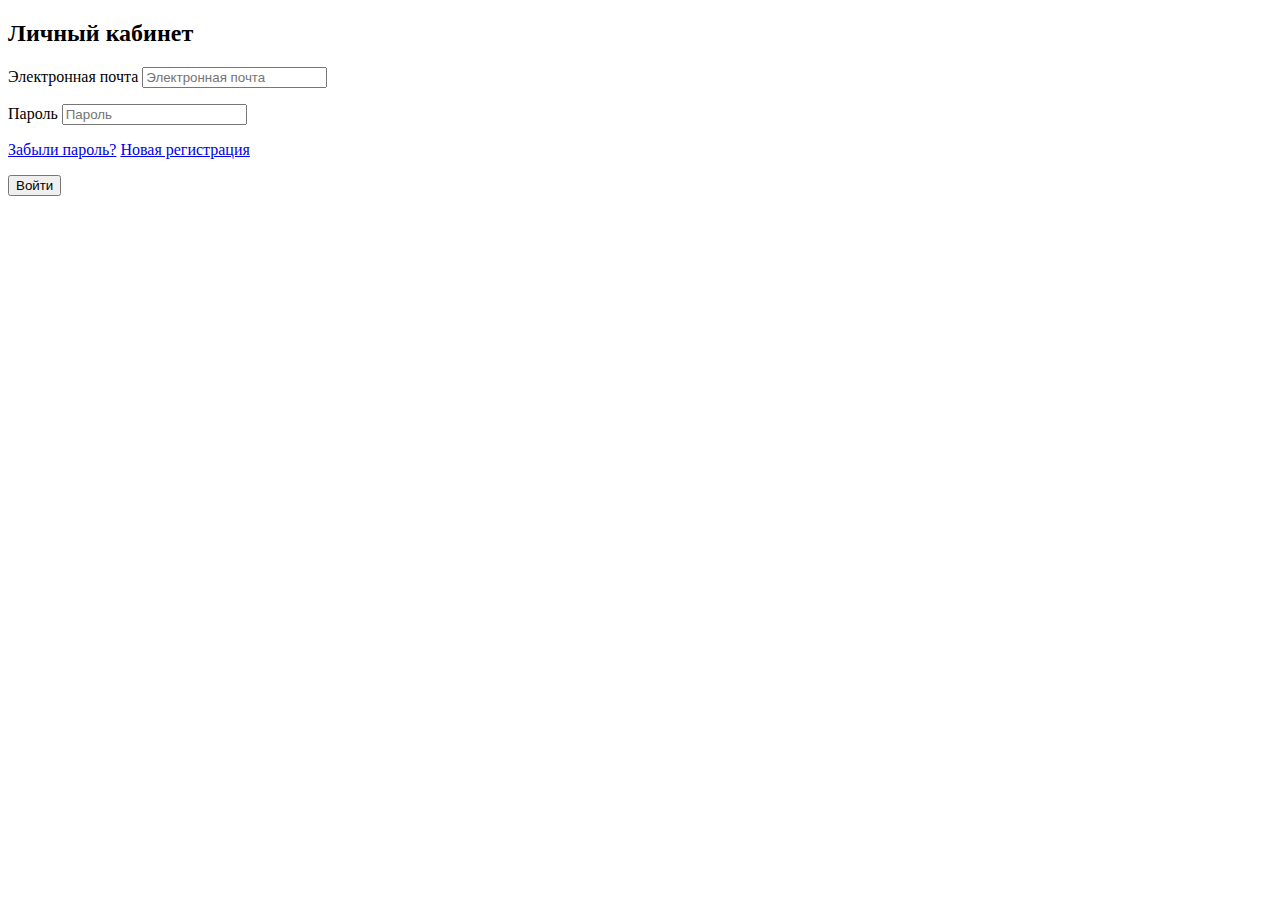
<file: login.html>
<!DOCTYPE html>
<html lang="en" dir="ltr">
  <head>
    <meta charset="utf-8">
    <title>Личный кабинет</title>
  </head>
  <body>
    <section class="modal modal-login">
      <h2 class="visually-hidden">Личный кабинет</h2>
      <form class="login-form" action="https://echo.htmlacademy.ru" method="post">
        <p>
          <label class="visually-hidden" for="user-email">Электронная почта</label>
          <input class="login-icon-email" id="user-email" type="text" name="email" placeholder="Электронная почта">
        </p>
        <p>
          <label class="visually-hidden" for="user-password">Пароль</label>
          <input class="login-icon-password" id="user-password" type="password" name="password" placeholder="Пароль">
        </p>
        <p class="login-password-info">
          <a class="restore" href="#">Забыли пароль?</a>
          <a class="new-registration" href="#">Новая регистрация</a>
        </p>
        <button class="button" type="submit">Войти</button>
      </form>
    </section>

  </body>
</html>
</file>
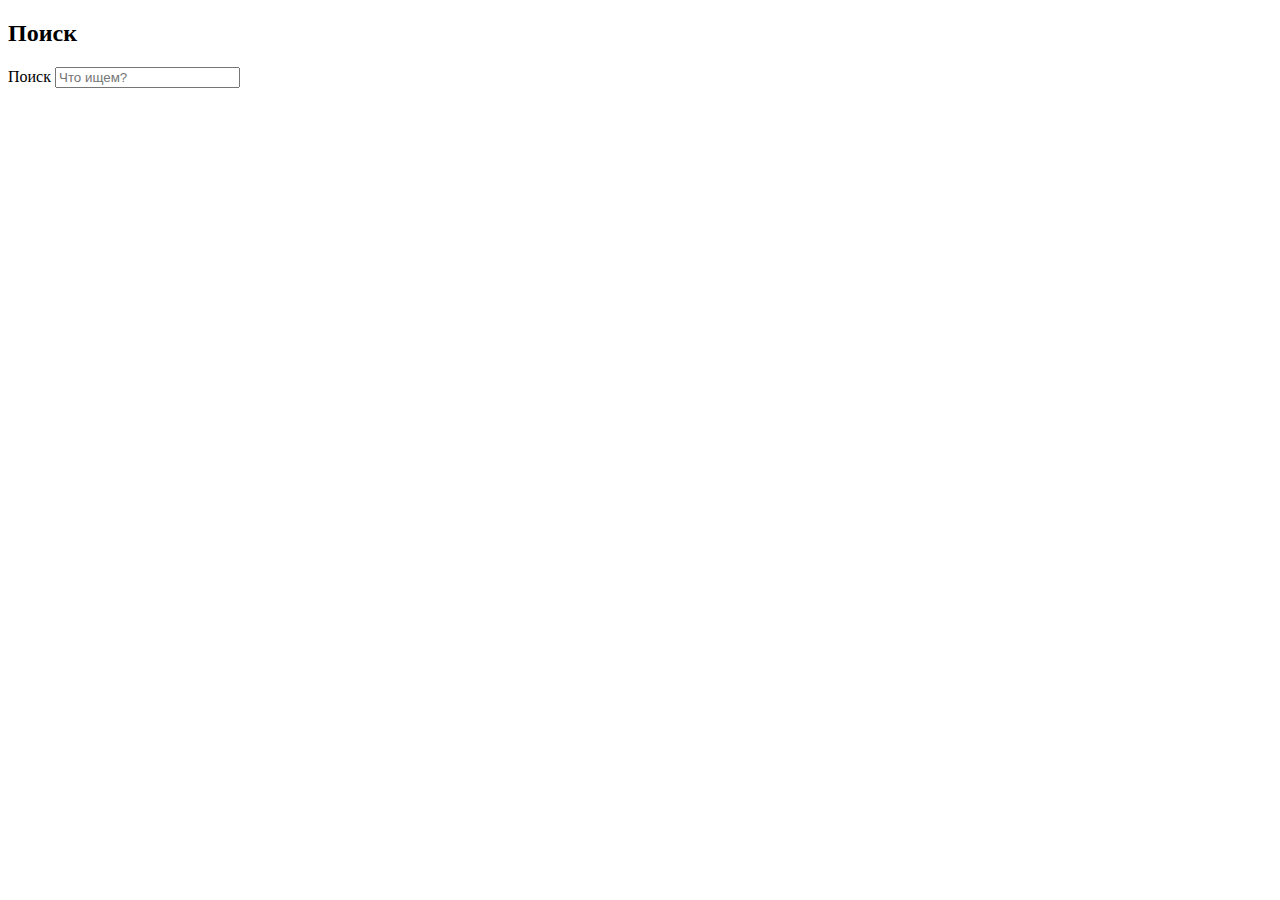
<file: search.html>
<!DOCTYPE html>
<html lang="en" dir="ltr">
  <head>
    <meta charset="utf-8">
    <title>Поиск</title>
  </head>
  <body>
    <section class="modal modal-search">
      <h2 class="visually-hidden">Поиск</h2>
      <form class="search-form" action="https://echo.htmlacademy.ru" method="post">
        <p>
          <label class="visually-hidden" for="site-search">Поиск</label>
          <input class="icon-search" id="site-search" type="text" name="search" placeholder="Что ищем?">
        </p>
    </form>
    </section>

  </body>
</html>
</file>
<file: css/style-min.css>
body{margin:0;padding:0;font-family:"Roboto",Arial,sans-serif;font-size:16px;line-height:22px;font-weight:400;color:#fff}.site-wrapper{min-width:1200px;background-color:#849d8f;background-image:url(../img/slide1.png);background-repeat:no-repeat;background-position:top center}.site-wrapper::before,.site-wrapper::after{content:"";visibility:hidden}.site-wrapper::before{background-image:url(../img/slide2.png)}.site-wrapper::after{background-image:url(../img/slide3.png)}.container,.catalog-page{width:1146px;margin:0 auto;padding:0 27px}.slider{position:relative;padding-top:321px;text-align:center;color:#fff}.slider-list{margin:0;padding:0;list-style:none}.slide{display:none}.slide-title{width:700px;margin:-7px auto;margin-bottom:27px;font-size:60px;line-height:60px;font-weight:800}.button{display:inline-block;padding:12px 44px;margin-top:4px;font-weight:600;font-size:31px;line-height:41px;text-align:center;color:#fff;vertical-align:top;text-decoration:none;text-shadow:0 2px 5px rgba(160,32,11,.76);background:#f26843;background:linear-gradient(to bottom,#f26843 0%,#e74a35 100%);border-radius:50px;box-shadow:0 2px 2px rgba(172,16,0,.64);border:0;cursor:pointer}.button:hover{color:#fff;text-decoration:none;background:linear-gradient(to bottom,#f58669 0%,#ec6f5e 100%);box-shadow:0 2px 2px #ac1000}.button:active{text-decoration:none;background:linear-gradient(to bottom,#d84732 0%,#e1613e 100%);box-shadow:inset 0 2px 2px #ac1000}.slider-controls label{display:inline-block;width:17px;height:17px;margin-right:8px;vertical-align:top;background-color:transparent;border:2px solid #fff;border-radius:50%;cursor:pointer}.slider-controls label:hover{background-color:#b2c1b7}.slider-controls{position:absolute;bottom:22px;left:0;z-index:20;font-size:0}#product-1:checked~.site-wrapper{background-color:#849d8f;background-image:url(../img/slide1.png)}#product-2:checked~.site-wrapper{background-color:#8996a6;background-image:url(../img/slide2.png)}#product-3:checked~.site-wrapper{background-color:#9d8b84;background-image:url(../img/slide3.png)}#product-1:checked~.site-wrapper #slide1,#product-2:checked~.site-wrapper #slide2,#product-3:checked~.site-wrapper #slide3{display:block}#product-1:checked~.site-wrapper label[for=product-1],#product-2:checked~.site-wrapper label[for=product-2],#product-3:checked~.site-wrapper label[for=product-3]{background-color:#fff}a{font-size:16px;line-height:18px;color:#fff;text-decoration:underline;text-decoration-color:rgba(255,255,255,.3)}a:hover,a:active{color:#ffbc9e;text-decoration:underline;text-decoration-color:rgba(255,188,158,.3)}img{max-width:100%;height:auto}.visually-hidden:not(:focus):not(:active),input[type=checkbox].visually-hidden,input[type=radio].visually-hidden{position:absolute;width:1px;height:1px;margin:-1px;border:0;padding:0;white-space:nowrap;clip-path:inset(100%);clip:rect(0 0 0 0);overflow:hidden}.header-menu{display:flex}.main-header-logo{padding:0;margin:0;padding-top:9px}.main-navigation{font-size:16px;line-height:18px;font-weight:700;color:#fff;margin:0;padding:0;padding-top:10px;display:flex;flex-wrap:nowrap;align-items:flex-start;width:87%}.navigation,.navigation-current{list-style:none;display:-webkit-box;display:-ms-flexbox;display:-webkit-flex;display:flex;flex-wrap:wrap;padding-top:3px;padding-left:9px}.navigation-link{padding-left:14px;padding-right:14px}.navigation-link:hover{color:#333;text-decoration:none;padding-top:7px;padding-bottom:8px;border-radius:30px;background-color:#f7f6f3;box-shadow:0 5px 10px -3px #323232}.navigation-link:active{color:#333;text-decoration:none;padding-top:7px;padding-bottom:8px;border-radius:30px;background-color:#f8f7f4;box-shadow:inset 0 2px 2px #696969}.navigation .navigation-current{color:#fff;pointer-events:none;padding-top:6px;padding-bottom:8px;margin-top:-6px;border-radius:30px;background-color:#d07058;text-decoration:none;box-shadow:0 5px 10px -3px #323232}.navigation>li{position:relative;padding-bottom:13px}.navigation-list{position:absolute;top:31px;left:-7px;z-index:1;display:none;list-style:none;min-width:142px;margin:0;padding:0;border-radius:5px;background-color:#f8f7f4}.navigation li:hover .navigation-list{display:block}.navigation-item{height:31px;line-height:31px;padding-left:20px;position:relative}.navigation-item:first-child{border-radius:5px 5px 0 0}.navigation-item:last-child{border-radius:0 0 5px 5px;padding-bottom:7px}.navigation-item a{font-size:14px;line-height:16px;font-weight:400;color:#323232;margin:0;padding:0}.navigation-item:hover{background-color:#fbded7}.navigation-item:active{background-color:#f6b5a5}.current-item{background-color:#d07058;color:#fff;pointer-events:none}.current-item a{text-decoration:none;color:#fff}.navigation-news{height:40px;line-height:36px}.navigation-news::after{content:"";position:absolute;bottom:0;left:50%;width:90%;border-bottom:1px solid rgba(50,50,50,.2);-webkit-transform:translate(-50%);-ms-transform:translate(-50%);transform:translate(-50%)}.navigation-news a{font-weight:700}.user-navigation{display:-webkit-box;display:-ms-flexbox;display:-webkit-flex;display:flex;flex-wrap:nowrap;max-width:300px;margin-left:auto}.login-block,.basket-block{margin-left:11px;margin-top:19px;padding-bottom:14px}.search-block{margin-top:13px;padding-bottom:14px}.search,.login-link,.basket,.basket-product{font-size:14px;font-weight:500;color:#fff;text-decoration:none;background-color:rgba(255,255,255,.2);margin:0;padding:0;margin-bottom:7px;border-radius:30px}.search:hover,.search:focus,.login-link:hover,.login-link:focus,.basket:hover,.basket:focus{color:#000;background-color:#f8f7f4;text-decoration:none}.search{position:relative;padding-top:3px;padding-right:30px;padding-left:3px;padding-bottom:13px}.search svg{position:absolute;top:8px;left:8px}.login-link{position:relative;padding-top:8px;padding-bottom:8px;padding-right:16px;padding-left:43px}.login-link svg{position:absolute;left:15px;top:6px}.basket{position:relative;padding-top:8px;padding-bottom:8px;padding-right:16px;padding-left:43px}.basket svg{position:absolute;left:14px;top:7px}.basket-product{position:relative;font-size:14px;font-weight:500;color:#000;background-color:#f8f7f4;padding-top:6px;padding-bottom:9px;padding-right:16px;padding-left:43px}.basket-product::after{content:"";width:21px;height:20px;position:absolute;top:6px;left:15px;background-image:url(../img/basket-red.svg);background-repeat:no-repeat;background-position:0 0}.basket-product:hover,.basket-product:focus{color:#000;text-decoration:none}.login-link g,.basket g,.search path{fill:#fff}.login-link:hover g,.basket:hover g,.search:hover path,.login-link:focus g,.basket:focus g,.search:focus path{fill:#000}.main-header{position:relative}.timetable{font-size:14px;line-height:16px;font-weight:700;color:#fff;text-align:right;margin:0;padding:0;position:absolute;top:72px;right:0}.tel-header{font-weight:700;color:#fff;text-align:right;margin:0;padding:0;position:absolute;top:88px;right:0;font-size:22px;line-height:33px}.stock{margin:40px 0}.raspberries{background-color:#862944;background-image:url(../img/raspberries.png);background-position:top center;background-repeat:repeat-y}.chokolate{background-color:#21120e;background-image:url(../img/chokolate.png);background-position:top center;background-repeat:repeat-y}.stock-list{list-style:none;min-height:230px;display:-webkit-box;display:-ms-flexbox;display:-webkit-flex;display:flex;justify-content:space-between;margin:0;padding:0}.stock-item{max-width:560px;border-radius:10px}.stock-item h3{margin:15px 18px;font-size:35px;line-height:41px;font-weight:700;color:#fff}.stock-item p{margin:5px 18px;margin-bottom:45px;font-size:18px;line-height:22px;font-weight:700;color:#fff}.stock-button{font-size:18px;line-height:24px;margin:0;padding:10px 23px}.button-raspberries{margin-left:373px;margin-bottom:26px}.button-chokolate{margin-left:349px;margin-bottom:26px}.hit{min-width:1164px;margin-bottom:-14px;margin-top:-10px;margin-left:-9px}.hit-list{list-style:none;display:-webkit-box;display:-ms-flexbox;display:-webkit-flex;display:flex;flex-wrap:wrap;margin:0;padding:0}.hit-item::before{content:"";position:absolute;top:7px;left:9px;width:61px;height:61px;background-image:url(../img/hit.svg);background-repeat:no-repeat;background-position:0 0}.hit-item img,.basketful-list img,.catalog-list img,.hover-product img{border-radius:50%}.cost{position:absolute;top:170px;left:8px;display:flex}.price{font-size:45px;line-height:45px;font-weight:700;color:#fff;position:relative}.price::after{content:"";position:absolute;top:26px;right:-22px;width:25px;height:4px;background-color:#fff;transform:rotate(-70deg)}.dimension{font-size:30px;font-weight:700;color:#fff;padding-top:33px;padding-left:17px}.hit-item a,.catalog-item a,.hover-product a{display:block;text-align:center;margin-top:4px;max-width:256px;padding-left:5px;line-height:23px;font-weight:500}.info{min-height:305px;max-width:1146px;margin:0;margin-bottom:40px;padding:0;background-color:#ecdec3;background-image:url(../img/background-wafer.jpg);background-repeat:repeat;border-radius:15px}.info-content{font-size:24px;line-height:30px;font-weight:500;letter-spacing:.1px;color:#323232;display:block;padding-top:22px;padding-left:21px;margin-bottom:9px}.info-list{list-style:none;margin:0;padding:0;padding-left:18px;padding-right:18px;padding-bottom:15px;display:-webkit-box;display:-ms-flexbox;display:-webkit-flex;display:flex;flex-wrap:wrap;justify-content:space-between;position:relative}.info-item{font-weight:400;color:#323232;padding-top:12px;padding-left:58px;padding-bottom:10px;flex-basis:482px}.info-item:nth-child(1)::before,.info-item:nth-child(2)::before,.info-item:nth-child(3)::before,.info-item:nth-child(4)::before{content:"";position:absolute;width:49px;height:49px}.info-item:nth-child(1)::before{top:0;left:18px;background-image:url(../img/ice-cream.svg);background-repeat:no-repeat;background-position:0 0}.info-item:nth-child(2)::before{top:90px;left:18px;background-image:url(../img/eco.svg);background-repeat:no-repeat;background-position:0 0}.info-item:nth-child(3)::before{top:0;left:586px;background-image:url(../img/cow.svg);background-repeat:no-repeat;background-position:0 0}.info-item:nth-child(4)::before{top:90px;left:586px;background-image:url(../img/thermometer.svg);background-repeat:no-repeat;background-position:0 0}.blog{display:-webkit-box;display:-ms-flexbox;display:-webkit-flex;display:flex;justify-content:space-between;margin:auto;margin-bottom:38px}.blog-news{min-width:560px;min-height:220px;border-radius:15px;background-color:#fff;background-image:url(../img/background-strawberry.jpg);background-repeat:no-repeat}.blog-text{padding:22px 19px;max-width:300px}.blog-news h3{font-size:16px;font-weight:500;color:#323232;margin:0;margin-bottom:5px}.blog-news a{font-size:24px;line-height:30px;font-weight:700;color:#323232;text-decoration:underline}.blog-news a:hover,.blog-news a:active{font-size:24px;line-height:30px;font-weight:700;color:#e84d37;text-decoration:underline;text-decoration-color:rgba(232,77,55,.3)}.blog-dispatch{max-width:560px;min-height:220px;border-radius:15px;background-color:#f8f7f4;background-image:url(../img/bg-post.svg);background-repeat:no-repeat}.dispatch-text{padding:28px 20px;margin:5px;border-radius:10px;background-color:#f8f7f4}.blog-dispatch p{margin:0;margin-bottom:36px;padding:0;padding-left:3px;color:#5a5a5a}.dispatch-form p{margin:0;padding:0}.dispatch-form{margin:0;padding:0;padding-bottom:7px;display:-webkit-box;display:-ms-flexbox;display:-webkit-flex;display:flex;justify-content:space-between}.dispatch{min-width:369px;height:44px;box-sizing:border-box;padding-left:15px;background-color:#fff;border:1px solid #d3d3d2;border-radius:5px}.dispatch-form input[type=text]{font-size:16px;line-height:24px;font-weight:400;color:#999}.dispatch-button{font-size:18px;line-height:24px;margin:0;padding:10px 20px}.container{position:relative}.map iframe{position:relative;border:0;background-image:url(../img/map.jpg);height:430px;width: 100%;background-repeat:no-repeat;background-position:top center}.address{max-width:252px;padding:30px 25px;position:absolute;top:65px;right:26px;background-color:#fff;border-radius:10px;z-index:3}.label-adress{width:150px;font-size:14px;line-height:20px;color:#323232;margin-top:-2px;margin-bottom:15px}.name-adress{font-size:18px;line-height:24px;font-weight:700;color:#323232;margin-top:-12px}.label-tel{font-size:14px;line-height:20px;color:#323232;margin-top:-2px;margin-bottom:15px}.phone{margin-top:-10px}.tel{font-size:18px;line-height:24px;font-weight:700;color:#323232;text-decoration:none}.tel:hover,.tel:focus,.tel:active{font-size:18px;line-height:24px;font-weight:700;color:#323232;text-decoration:none}.work{font-size:14px;line-height:20px;color:#323232;margin-top:-2px;margin-bottom:9px;margin-top:-16px}.feedback-button{font-size:18px;line-height:24px;padding:10px 27px;margin-top:17px}.inner-page{min-width:940px;background-color:#849d8f}.catalog-page{width:1146px;margin:0 auto;padding:0 27px}.page-navigation{display:-webkit-box;display:-ms-flexbox;display:-webkit-flex;display:flex;flex-direction:column-reverse;margin-top:11px;margin-bottom:-1px}.breadcrumbs{display:-webkit-box;display:-ms-flexbox;display:-webkit-flex;display:flex;justify-content:flex-start;flex-wrap:wrap;list-style:none;margin:0;margin-bottom:7px;padding:0;width:85%}.breadcrumbs a,.breadcrumbs-current{font-size:14px;line-height:16px;margin-top:4px}.breadcrumbs li{position:relative;margin-right:22px}.breadcrumbs li::after{content:"";position:absolute;top:10px;right:-24px;width:16px;height:12px;background-image:url(../img/breadcrumbs.png);background-repeat:no-repeat;background-position:0 0}.breadcrumbs li:last-child{margin-right:0}.breadcrumbs-current::after{display:none}.page-title{font-size:35px;line-height:41px;font-weight:700;margin:0;padding:0;margin-top:-5px;margin-bottom:27px}.filters{margin-bottom:40px}.filter legend{margin-bottom:7px;margin-left:15px;font-size:14px;line-height:16px;color:#fff}.filter fieldset{padding:0;margin:0;margin-bottom:15px;margin-right:15px;border:0}.filter{display:-webkit-box;display:-ms-flexbox;display:-webkit-flex;display:flex;flex-wrap:wrap}.filter ul{padding:0;padding-right:10px;margin:0;list-style:none;line-height:36px;border-radius:30px}.custom-select{position:relative;width:194px;height:36px;overflow:hidden;background-color:rgba(248,247,244,.2);border-radius:30px;cursor:pointer}.custom-select svg{position:absolute;top:13px;right:14px}.custom-select path{fill:#fff}.custom-select select{width:224px;height:40px;padding:0;margin:0;padding-left:24px;background:0 0;border:0;color:#fff;font-family:inherit;font-size:16px;line-height:18px;font-weight:500;position:relative;left:-12px;top:-3px}.custom-select:hover select{color:#323232}.custom-select:hover path{fill:#231f20}.range-filter{width:220px}.range-controls{position:relative;height:19px;padding-top:17px;padding-right:22px;padding-left:22px;background-color:rgba(248,247,244,.2);border-radius:30px}.range-controls .scale{height:2px;background:#d1dad3}.range-controls .bar{width:70%;height:2px;background:#f8f7f4}.range-controls .toggle{position:absolute;top:9px;left:0;width:4px;height:4px;padding:0;border:8px solid #fff;background-color:#ababab;border-radius:50%;cursor:pointer}.range-controls .toggle-min{left:36px}.range-controls .toggle-max{left:133px}.range-controls .toggle:hover,.range-controls .toggle:focus{width:6px;height:6px;margin-top:-1px;margin-left:-1px}.fat-list,.extender-list{list-style:none;background-color:rgba(248,247,244,.2)}.fat-item{padding-left:41px;padding-right:9px}.fat-list label{position:relative;display:block;cursor:pointer;user-select:none;font-weight:500}.fat-input-radio+label::before{content:"";position:absolute;top:6px;left:-30px;width:25px;height:25px;background-image:url(../img/radio-off.svg);background-repeat:no-repeat;background-position:0 0;opacity:.8}.fat-input-radio:disabled+label::before{background-image:url(../img/radio-off.svg);opacity:.4}.fat-input-radio:hover+label::before,.fat-input-radio:focus+label::before{background-image:url(../img/radio-off.svg);opacity:1}.fat-input-radio:checked+label::after{content:"";position:absolute;top:6px;left:-30px;width:25px;height:25px;background-image:url(../img/radio-on.svg);background-repeat:no-repeat;background-position:0 0;opacity:.8}.fat-input-radio:disabled+label::after{background-image:url(../img/radio-on.svg);opacity:.4}.fat-input-radio:hover+label::after,.fat-input-radio:focus+label::after{background-image:url(../img/radio-on.svg);opacity:1}.extender-item{padding-left:45px;padding-right:9px}.extender-list label{position:relative;display:block;cursor:pointer;user-select:none;font-weight:500}.extender-input-checkbox+label::before{content:"";position:absolute;top:6px;left:-30px;width:25px;height:25px;background-image:url(../img/checkbox-off.svg);background-repeat:no-repeat;background-position:0 0;opacity:.8}.extender-input-checkbox:disabled+label::before{background-image:url(../img/checkbox-off.svg);opacity:.4}.extender-input-checkbox:hover+label::before,.extender-input-checkbox:focus+label::before{background-image:url(../img/checkbox-off.svg);opacity:1}.extender-input-checkbox:checked+label::after{content:"";position:absolute;top:6px;left:-30px;width:25px;height:25px;background-image:url(../img/checkbox-on.svg);background-repeat:no-repeat;background-position:0 0;opacity:.8}.extender-input-checkbox:disabled+label::after{background-image:url(../img/checkbox-on.svg);opacity:.4}.extender-input-checkbox:hover+label::after,.extender-input-checkbox:focus+label::after{background-image:url(../img/checkbox-on.svg);opacity:1}.fat-list,.extender-list{display:-webkit-box;display:-ms-flexbox;display:-webkit-flex;display:flex;justify-content:center}.filter-button{height:36px;font-size:16px;line-height:18px;font-weight:500;color:#fff;margin-top:23px;padding-left:26px;padding-right:26px;background-color:rgba(248,247,244,.2);border:2px solid #fff;border-radius:30px}.filter-button:hover{color:#323232;background-color:#fff}.filter-button:active{color:#323232;background-color:#ededed;box-shadow:inset 0 2px 2px #696969;border:0}.catalog{min-width:1164px;padding:0;margin:0;margin-left:-9px}.catalog-list{list-style:none;padding:0;margin:0;margin-top:-22px;margin-bottom:42px;display:-webkit-box;display:-ms-flexbox;display:-webkit-flex;display:flex;flex-wrap:wrap}.catalog-item,.hit-item{max-width:267px;min-height:323px;position:relative;margin-bottom:20px;margin-right:8px;padding:9px}.catalog-item:nth-child(4n),.hit-item:nth-child(4n){margin-right:0}.catalog-item:hover,.hit-item:hover{background-color:rgba(248,247,244,.2);z-index:1;border-radius:5px 5px 0 0}.hover-product{display:none;width:200px;height:72px;position:absolute;bottom:-72px;left:0;background-color:rgba(248,247,244,.2);z-index:1;padding-left:45px;padding-right:40px;border-radius:0 0 5px 5px}.button-product{margin:0;padding:0;font-size:18px;padding-top:12px;padding-bottom:11px}.catalog-item:hover .hover-product,.hit-item:hover .hover-product{display:block}.pagination-list{padding:0 5px;margin:0;position:relative;list-style:none;margin-bottom:32px;display:-webkit-box;display:-ms-flexbox;display:-webkit-flex;display:flex;flex-wrap:wrap;justify-content:flex-end}.pagination-list::before{content:"";position:absolute;top:6px;right:190px;width:16px;height:12px;background-image:url(../img/icon-right-small.svg);background-repeat:no-repeat;background-position:0 0;-webkit-transform:rotate(180deg);-ms-transform:rotate(180deg);transform:rotate(180deg);margin-top:12px}.pagination-list path{fill:#fff}.pagination-item{margin-right:20px;margin-top:12px}.pagination-item a{font-weight:500;text-decoration:none}.pagination-item a:hover,.pagination-item a:focus{color:#fff;text-decoration:none;padding:5px 10px;margin-left:-10px;margin-right:-10px;border-radius:50%;background-color:rgba(255,255,255,.2)}.pagination-item a:active,.pagination-current a{color:#000;text-decoration:none;pointer-events:none;padding:4px 9px;margin-left:-10px;margin-right:-10px;border-radius:50%;background-color:#fff}.pagination-list li:last-child{margin-left:9px;margin-top:12px}@keyframes bounce{0%{-webkit-transform:translateY(-2000px);-ms-transform:translateY(-2000px);transform:translateY(-2000px)}70%{-webkit-transform:translateY(30px);-ms-transform:translateY(30px);transform:translateY(30px)}90%{-webkit-transform:translateY(-10px);-ms-transform:translateY(-10px);transform:translateY(-10px)}to{-webkit-transform:translateY(0);-ms-transform:translateY(0);transform:translateY(0)}}@keyframes shake{0%,to{-webkit-transform:translateX(0);-ms-transform:translateX(0);transform:translateX(0)}10%,30%,50%,70%,90%{-webkit-transform:translateX(-10px);-ms-transform:translateX(-10px);transform:translateX(-10px)}20%,40%,60%,80%{-webkit-transform:translateX(10px);-ms-transform:translateX(10px);transform:translateX(10px)}}.modal{position:fixed;color:#000;background-color:#f8f7f4;background-position:0 0;background-repeat:repeat;box-shadow:0 30px 50px rgba(0,0,0,.7)}.modal-close{position:absolute;top:15px;right:18px;width:18px;height:17px;font-size:0;background-image:url(../img/cross-big.svg);border:0;cursor:pointer}.modal-feedback{top:120px;left:50%;display:none;width:428px;padding:25px;padding-top:17px;margin-left:-230px;border-radius:10px}.name-feedback,.email-feedback{width:267px;height:44px}.text-feedback{width:428px;height:155px}.modal-feedback p{font-size:24px;line-height:28px;font-weight:500;color:#323232;margin-bottom:22px}.feedback-form p{font-size:16px;line-height:24px;font-weight:400;color:#999}.feedback-form input[type=text],.text-feedback{font-size:16px;line-height:24px;font-weight:700;color:#323232}.feedback-button-form{font-size:18px;line-height:24px;margin-top:3px;margin-left:290px;padding:10px 23px}.modal-search{position:absolute;top:59px;right:211px;display:none;padding:4px 15px;border-radius:5px;z-index:1}.search-block:hover .modal-search{display:block}.text-search{width:297px;height:40px;border-radius:5px;border:1px solid #d3d3d2;padding-left:12px}.modal-login{position:absolute;width:240px;top:60px;right:107px;display:none;padding:4px 19px;border-radius:5px;z-index:1}.login-block:hover .modal-login{display:block}.entrance-email,.entrance-password{width:241px;height:45px;margin-bottom:3px;padding-left:13px}.login-button{font-size:18px;line-height:24px;margin:0;padding:0 24px}.registration{display:-webkit-box;display:-ms-flexbox;display:-webkit-flex;display:flex;flex-direction:row-reverse;padding-bottom:20px}.password-info{margin:0;padding:0;padding-left:22px}.password-info a{font-size:13px;line-height:22px;font-weight:400;color:#323232;text-decoration:underline;padding:0;margin:0}.password-info a:hover,.password-info a:active{color:#e84d37;text-decoration:underline;text-decoration-color:rgba(232,77,55,.3)}.login-form input,.feedback-form input{font-size:14px;line-height:24px;font-weight:400;color:#999;background-color:#fff;border:1px solid #d3d3d2;border-radius:5px;box-sizing:border-box;padding-left:15px}.feedback-form textarea{background-color:#fff;border:1px solid #d3d3d2;border-radius:5px;box-sizing:border-box;padding-left:15px;padding-top:8px}.login-form input:hover,.search-form input:hover,.dispatch-form input:hover,.feedback-form input:hover,.feedback-form textarea:hover{border:2px solid #9a9a9a}.login-form input:focus,.search-form input:focus,.dispatch-form input:focus,.feedback-form input:focus,.feedback-form textarea:focus{border:2px solid #2e88e4}.modal-basketful{position:absolute;padding-bottom:66px;width:540px;top:59px;right:0;display:none;border-radius:5px;z-index:1}.basket-block:hover .modal-basketful{display:block}.basketful-list{position:relative;padding-top:12px;width:100%}.basketful-list p{font-size:13px;line-height:16px;font-weight:400;color:#323232}.basketful-list span{color:#999}.basketful-list td{vertical-align:top}.cross{width:11px;padding-left:19px;padding-top:12px;padding-bottom:21px}.icon-icecream{width:34px;padding-left:5px;padding-top:5px}.name-icecream{width:230px;padding-left:10px}.weight-icecream{width:45px;padding-left:15px}.price-icecream{width:50px;padding-left:0}.total-icecream{width:auto;padding-left:21px}.total{font-size:15px;line-height:18px;font-weight:700;color:#323232;padding-top:16px;padding-right:12px;padding-bottom:11px;text-align:right;position:relative}.total::before{content:"";position:absolute;top:0;left:50%;width:95%;border-bottom:1px solid rgba(50,50,50,.2);-webkit-transform:translate(-50%);-ms-transform:translate(-50%);transform:translate(-50%)}.button-basket{font-size:18px;line-height:24px;margin:0;padding:13px 15px;position:absolute;bottom:20px;right:10px}.modal-show{display:block;-webkit-animation:bounce .6s;animation:bounce .6s}.modal-error{-webkit-animation:shake .6s;animation:shake .6s}.inner-page .main-footer{margin-top:20px}.main-footer .line-footer{height:1px;background:#a9bbb1;margin-bottom:33px}.main-footer{margin-top:32px;padding:0;padding-bottom:25px;min-height:108px}.main-footer .footer-container{display:-webkit-box;display:-ms-flexbox;display:-webkit-flex;display:flex}.footer-social{display:-webkit-box;display:-ms-flexbox;display:-webkit-flex;display:flex;flex-wrap:wrap;list-style:none;width:400px;margin:0;padding:0;margin-top:2px;margin-right:22px}.social-button{display:-webkit-box;display:-ms-flexbox;display:-webkit-flex;display:flex;align-items:center;justify-content:center;width:32px;height:32px;border-radius:50%;border:3px solid rgba(255,255,255,.5);margin-right:12px}.social-button:hover g,.social-button:focus g,.social-button:hover path,.social-button:focus path{fill:#fff}.social-button:hover,.social-button:focus,.social-button:active{border:3px solid rgba(255,255,255,.7)}.social-button:active g,.social-button:active path{fill:#e9e9e9}.footer-menu{display:-webkit-box;display:-ms-flexbox;display:-webkit-flex;display:flex;margin:0;margin-top:-4px;padding:0}.footer-menu-left,.footer-menu-right{list-style:none;margin:0;padding:0;margin-right:32px}.footer-menu-left a,.footer-menu-right a{font-size:13px;line-height:16px;font-weight:400}.footer-menu-left .footer-current{font-weight:700;position:relative}.footer-current::before{content:"";position:absolute;top:2px;left:-22px;width:15px;height:13px;background-image:url(../img/heart.svg);background-repeat:no-repeat;background-position:0 0}.copyright{margin:0;padding:0;min-width:220px;margin-left:auto;margin-right:-32px;margin-top:-15px}.copyright p{font-size:12px;line-height:16px;font-weight:400;color:#fefefe;margin:0}.copyright a{font-size:12px;line-height:18px;font-weight:400}
</file>
